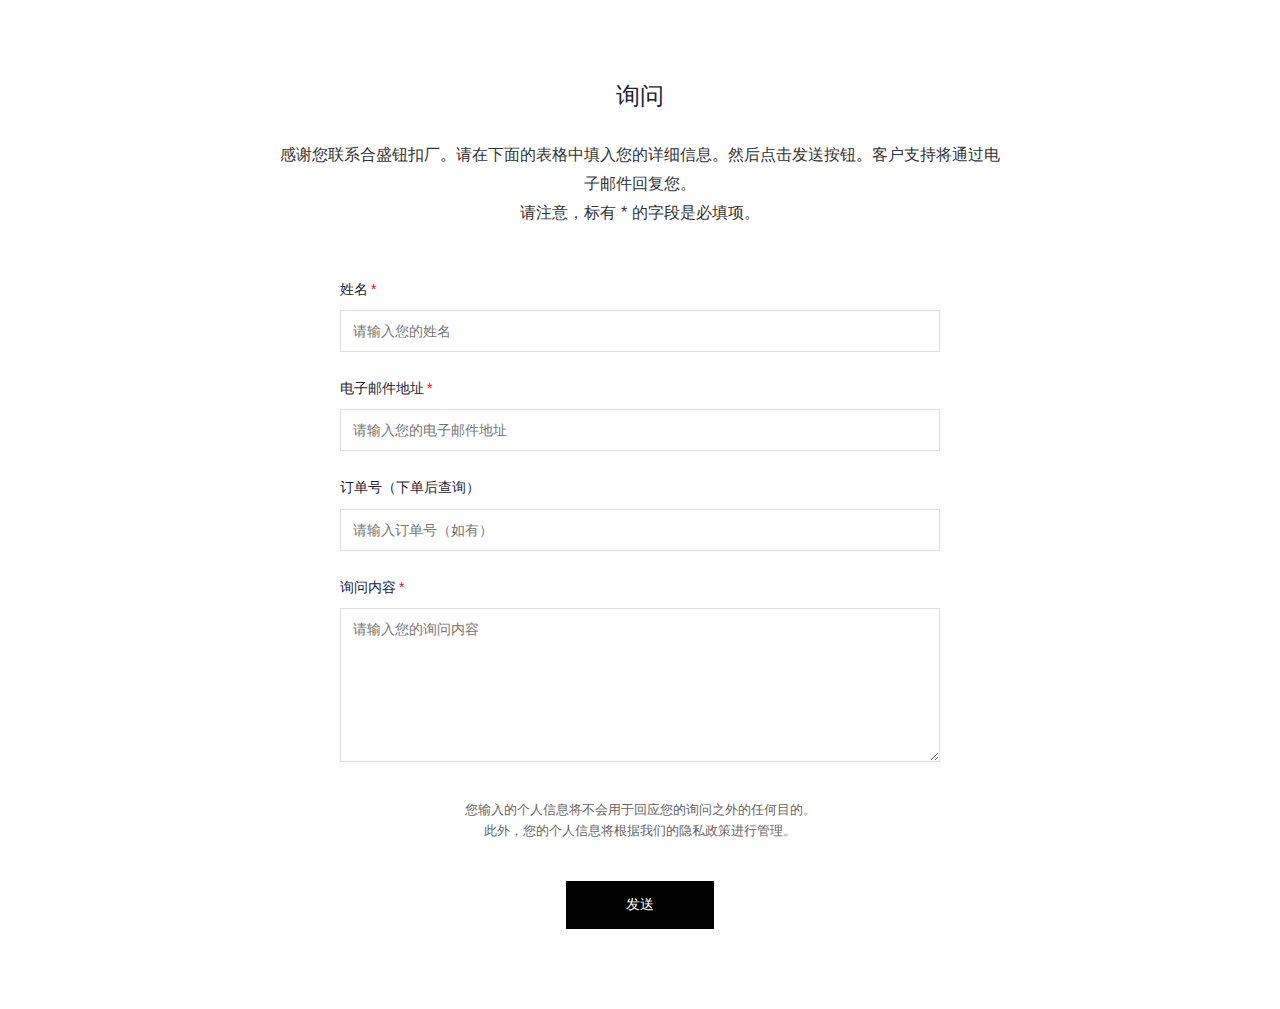
<file: contact.html>
<!DOCTYPE HTML>
<html lang="zh">
<head>
    <meta charset="utf-8" />
    <title>询问 | 合盛钮扣厂</title>
    <meta name="viewport" content="width=device-width, initial-scale=1" />
    <meta name="description" content="合盛钮扣厂-联系我们" />
    <link rel="stylesheet" href="assets/css/main.css" />
    <link rel="stylesheet" href="assets/css/about.css" />
</head>
<body>
    <div class="contact-wrapper">
        <div class="contact-container">
            <h1 class="contact-title">询问</h1>
            <p class="contact-description">
                感谢您联系合盛钮扣厂。请在下面的表格中填入您的详细信息。然后点击发送按钮。客户支持将通过电子邮件回复您。<br>
                请注意，标有 * 的字段是必填项。
            </p>

            <form class="contact-form" id="contactForm">
                <div class="form-group">
                    <label>姓名<span class="required">*</span></label>
                    <input type="text" required placeholder="请输入您的姓名" title="请输入您的姓名">
                </div>

                <div class="form-group">
                    <label>电子邮件地址<span class="required">*</span></label>
                    <input type="email" required placeholder="请输入您的电子邮件地址" title="请输入您的电子邮件地址">
                </div>

                <div class="form-group">
                    <label>订单号（下单后查询）</label>
                    <input type="text" placeholder="请输入订单号（如有）" title="请输入订单号（如有）">
                </div>

                <div class="form-group">
                    <label>询问内容<span class="required">*</span></label>
                    <textarea rows="8" required placeholder="请输入您的询问内容" title="请输入您的询问内容"></textarea>
                </div>

                <div class="form-notice">
                    您输入的个人信息将不会用于回应您的询问之外的任何目的。<br>
                    此外，您的个人信息将根据我们的隐私政策进行管理。
                </div>

                <div class="form-submit">
                    <button type="submit" class="submit-btn">发送</button>
                </div>
            </form>
        </div>
    </div>
</body>
</html>
</file>
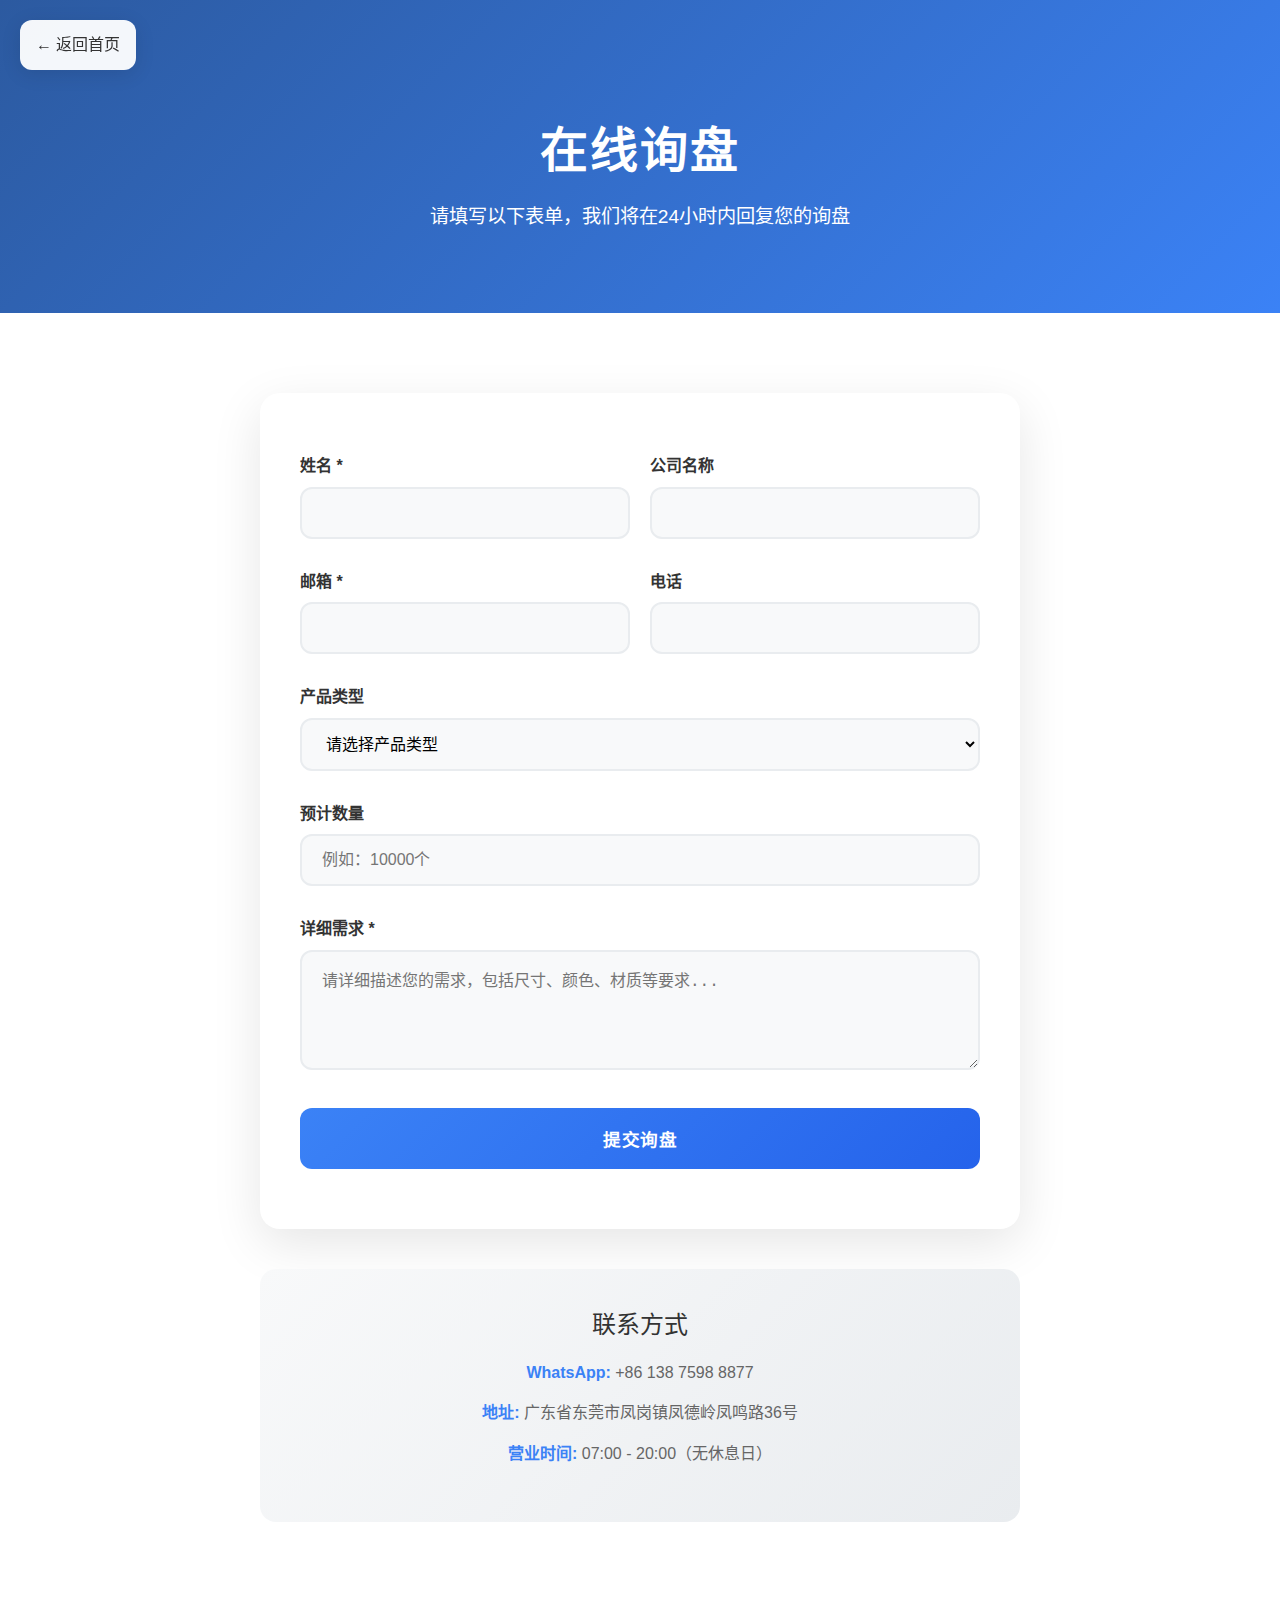
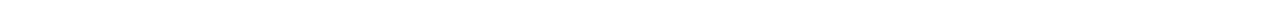
<file: inquiry.html>
<!DOCTYPE html>
<html lang="zh-CN">
<head>
    <meta charset="UTF-8">
    <meta name="viewport" content="width=device-width, initial-scale=1.0">
    <title>在线询盘 - 合盛钮扣厂</title>
    <link rel="stylesheet" href="assets/css/main.css">
    <style>
        /* 询盘页面专用样式 */
        .inquiry-hero {
            background: linear-gradient(135deg, #2c5aa0 0%, #3b82f6 100%);
            color: white;
            padding: 120px 0 80px;
            text-align: center;
            position: relative;
            overflow: hidden;
        }

        .inquiry-hero h1 {
            font-size: 3rem;
            margin-bottom: 20px;
            font-weight: 700;
            letter-spacing: 2px;
        }

        .inquiry-hero p {
            font-size: 1.2rem;
            max-width: 600px;
            margin: 0 auto;
            line-height: 1.6;
        }

        .inquiry-content {
            max-width: 800px;
            margin: 0 auto;
            padding: 80px 20px;
        }

        .inquiry-form {
            background: white;
            padding: 60px 40px;
            border-radius: 20px;
            box-shadow: 0 15px 50px rgba(0, 0, 0, 0.1);
            margin-bottom: 40px;
        }

        .form-group {
            margin-bottom: 30px;
        }

        .form-group label {
            display: block;
            margin-bottom: 8px;
            font-weight: 600;
            color: #333;
            font-size: 1rem;
        }

        .form-group input,
        .form-group textarea,
        .form-group select {
            width: 100%;
            padding: 15px 20px;
            border: 2px solid #e9ecef;
            border-radius: 12px;
            font-size: 1rem;
            transition: all 0.3s ease;
            background: #f8f9fa;
        }

        .form-group input:focus,
        .form-group textarea:focus,
        .form-group select:focus {
            outline: none;
            border-color: #3b82f6;
            background: white;
            box-shadow: 0 0 0 3px rgba(59, 130, 246, 0.1);
        }

        .form-group textarea {
            resize: vertical;
            min-height: 120px;
        }

        .form-row {
            display: grid;
            grid-template-columns: 1fr 1fr;
            gap: 20px;
        }

        .submit-btn {
            background: linear-gradient(135deg, #3b82f6 0%, #2563eb 100%);
            color: white;
            border: none;
            padding: 18px 40px;
            border-radius: 12px;
            font-size: 1.1rem;
            font-weight: 600;
            cursor: pointer;
            transition: all 0.3s ease;
            width: 100%;
            letter-spacing: 0.5px;
        }

        .submit-btn:hover {
            transform: translateY(-2px);
            box-shadow: 0 8px 25px rgba(59, 130, 246, 0.3);
        }

        .contact-info {
            background: linear-gradient(135deg, #f8f9fa 0%, #e9ecef 100%);
            padding: 40px;
            border-radius: 16px;
            text-align: center;
        }

        .contact-info h3 {
            color: #333;
            margin-bottom: 20px;
            font-size: 1.5rem;
        }

        .contact-item {
            margin-bottom: 15px;
            color: #666;
            font-size: 1rem;
        }

        .contact-item strong {
            color: #3b82f6;
        }

        .back-button {
            position: fixed;
            top: 20px;
            left: 20px;
            background: rgba(255, 255, 255, 0.95);
            border: none;
            padding: 12px 16px;
            border-radius: 12px;
            cursor: pointer;
            box-shadow: 0 4px 20px rgba(0, 0, 0, 0.1);
            transition: all 0.3s ease;
            z-index: 1000;
            text-decoration: none;
            color: #333;
            font-weight: 500;
        }

        .back-button:hover {
            background: #3b82f6;
            color: white;
            transform: translateY(-2px);
        }

        .success-message {
            background: #d4edda;
            color: #155724;
            padding: 15px 20px;
            border-radius: 8px;
            margin-bottom: 20px;
            display: none;
        }

        .error-message {
            background: #f8d7da;
            color: #721c24;
            padding: 15px 20px;
            border-radius: 8px;
            margin-bottom: 20px;
            display: none;
        }

        @media (max-width: 768px) {
            .inquiry-hero h1 {
                font-size: 2rem;
            }

            .inquiry-hero {
                padding: 100px 20px 60px;
            }

            .inquiry-content {
                padding: 60px 20px;
            }

            .inquiry-form {
                padding: 40px 20px;
            }

            .form-row {
                grid-template-columns: 1fr;
            }
        }
    </style>
</head>
<body>
    <a href="index.html" class="back-button">← 返回首页</a>

    <section class="inquiry-hero">
        <div class="container">
            <h1>在线询盘</h1>
            <p>请填写以下表单，我们将在24小时内回复您的询盘</p>
        </div>
    </section>

    <div class="inquiry-content">
        <form class="inquiry-form" id="inquiryForm">
            <div class="success-message" id="successMessage">
                感谢您的询盘！我们已收到您的信息，将在24小时内回复您。
            </div>
            <div class="error-message" id="errorMessage">
                提交失败，请检查网络连接后重试。
            </div>

            <div class="form-row">
                <div class="form-group">
                    <label for="name">姓名 *</label>
                    <input type="text" id="name" name="name" required>
                </div>
                <div class="form-group">
                    <label for="company">公司名称</label>
                    <input type="text" id="company" name="company">
                </div>
            </div>

            <div class="form-row">
                <div class="form-group">
                    <label for="email">邮箱 *</label>
                    <input type="email" id="email" name="email" required>
                </div>
                <div class="form-group">
                    <label for="phone">电话</label>
                    <input type="tel" id="phone" name="phone">
                </div>
            </div>

            <div class="form-group">
                <label for="product">产品类型</label>
                <select id="product" name="product">
                    <option value="">请选择产品类型</option>
                    <option value="metal">金属钮扣</option>
                    <option value="plastic">塑料钮扣</option>
                    <option value="wood">木质钮扣</option>
                    <option value="shell">贝壳钮扣</option>
                    <option value="crystal">水晶钮扣</option>
                    <option value="custom">定制钮扣</option>
                    <option value="other">其他</option>
                </select>
            </div>

            <div class="form-group">
                <label for="quantity">预计数量</label>
                <input type="text" id="quantity" name="quantity" placeholder="例如：10000个">
            </div>

            <div class="form-group">
                <label for="message">详细需求 *</label>
                <textarea id="message" name="message" required placeholder="请详细描述您的需求，包括尺寸、颜色、材质等要求..."></textarea>
            </div>

            <button type="submit" class="submit-btn">提交询盘</button>
        </form>

        <div class="contact-info">
            <h3>联系方式</h3>
            <div class="contact-item">
                <strong>WhatsApp:</strong> +86 138 7598 8877
            </div>
            <div class="contact-item">
                <strong>地址:</strong> 广东省东莞市凤岗镇凤德岭凤鸣路36号
            </div>
            <div class="contact-item">
                <strong>营业时间:</strong> 07:00 - 20:00（无休息日）
            </div>
        </div>
    </div>

    <script>
        document.getElementById('inquiryForm').addEventListener('submit', function(e) {
            e.preventDefault();
            
            // 模拟表单提交
            const submitBtn = document.querySelector('.submit-btn');
            const successMsg = document.getElementById('successMessage');
            const errorMsg = document.getElementById('errorMessage');
            
            // 显示加载状态
            submitBtn.textContent = '提交中...';
            submitBtn.disabled = true;
            
            // 模拟网络请求
            setTimeout(() => {
                // 重置按钮
                submitBtn.textContent = '提交询盘';
                submitBtn.disabled = false;
                
                // 显示成功消息
                successMsg.style.display = 'block';
                errorMsg.style.display = 'none';
                
                // 清空表单
                this.reset();
                
                // 3秒后隐藏成功消息
                setTimeout(() => {
                    successMsg.style.display = 'none';
                }, 3000);
            }, 1500);
        });

        // 表单验证
        document.querySelectorAll('input[required], textarea[required]').forEach(field => {
            field.addEventListener('blur', function() {
                if (!this.value.trim()) {
                    this.style.borderColor = '#dc3545';
                } else {
                    this.style.borderColor = '#28a745';
                }
            });
        });
    </script>
</body>
</html>
</file>
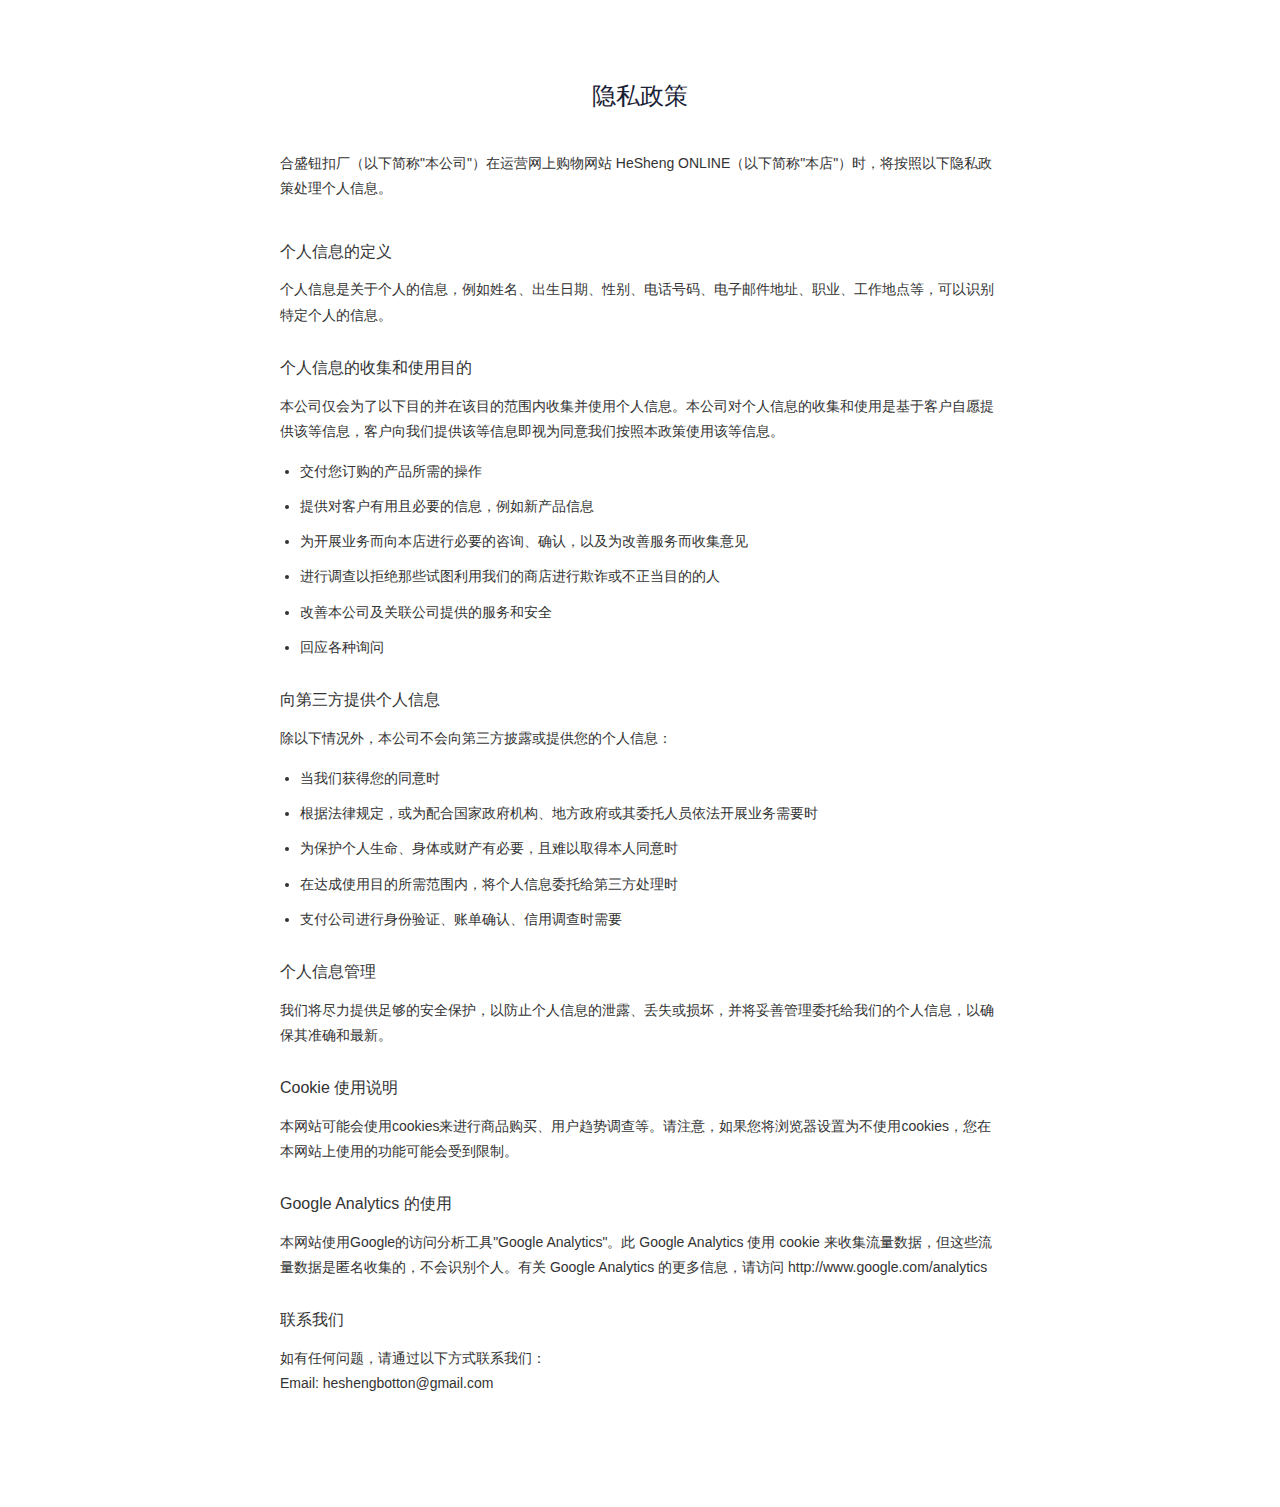
<file: privacy.html>
<!DOCTYPE HTML>
<html lang="zh">
<head>
    <meta charset="utf-8" />
    <title>隐私政策 | 合盛钮扣厂</title>
    <meta name="viewport" content="width=device-width, initial-scale=1" />
    <meta name="description" content="合盛钮扣厂-隐私政策" />
    <link rel="stylesheet" href="assets/css/main.css" />
    <link rel="stylesheet" href="assets/css/about.css" />
</head>
<body>
    <div class="privacy-page">
        <div class="privacy-container">
            <h1 class="privacy-title">隐私政策</h1>
            
            <div class="privacy-content">
                <div class="privacy-intro">
                    合盛钮扣厂（以下简称"本公司"）在运营网上购物网站 HeSheng ONLINE（以下简称"本店"）时，将按照以下隐私政策处理个人信息。
                </div>

                <div class="privacy-section">
                    <h2>个人信息的定义</h2>
                    <p>个人信息是关于个人的信息，例如姓名、出生日期、性别、电话号码、电子邮件地址、职业、工作地点等，可以识别特定个人的信息。</p>
                </div>

                <div class="privacy-section">
                    <h2>个人信息的收集和使用目的</h2>
                    <p>本公司仅会为了以下目的并在该目的范围内收集并使用个人信息。本公司对个人信息的收集和使用是基于客户自愿提供该等信息，客户向我们提供该等信息即视为同意我们按照本政策使用该等信息。</p>
                    <ul>
                        <li>交付您订购的产品所需的操作</li>
                        <li>提供对客户有用且必要的信息，例如新产品信息</li>
                        <li>为开展业务而向本店进行必要的咨询、确认，以及为改善服务而收集意见</li>
                        <li>进行调查以拒绝那些试图利用我们的商店进行欺诈或不正当目的的人</li>
                        <li>改善本公司及关联公司提供的服务和安全</li>
                        <li>回应各种询问</li>
                    </ul>
                </div>

                <div class="privacy-section">
                    <h2>向第三方提供个人信息</h2>
                    <p>除以下情况外，本公司不会向第三方披露或提供您的个人信息：</p>
                    <ul>
                        <li>当我们获得您的同意时</li>
                        <li>根据法律规定，或为配合国家政府机构、地方政府或其委托人员依法开展业务需要时</li>
                        <li>为保护个人生命、身体或财产有必要，且难以取得本人同意时</li>
                        <li>在达成使用目的所需范围内，将个人信息委托给第三方处理时</li>
                        <li>支付公司进行身份验证、账单确认、信用调查时需要</li>
                    </ul>
                </div>

                <div class="privacy-section">
                    <h2>个人信息管理</h2>
                    <p>我们将尽力提供足够的安全保护，以防止个人信息的泄露、丢失或损坏，并将妥善管理委托给我们的个人信息，以确保其准确和最新。</p>
                </div>

                <div class="privacy-section">
                    <h2>Cookie 使用说明</h2>
                    <p>本网站可能会使用cookies来进行商品购买、用户趋势调查等。请注意，如果您将浏览器设置为不使用cookies，您在本网站上使用的功能可能会受到限制。</p>
                </div>

                <div class="privacy-section">
                    <h2>Google Analytics 的使用</h2>
                    <p>本网站使用Google的访问分析工具"Google Analytics"。此 Google Analytics 使用 cookie 来收集流量数据，但这些流量数据是匿名收集的，不会识别个人。有关 Google Analytics 的更多信息，请访问 http://www.google.com/analytics</p>
                </div>

                <div class="privacy-section">
                    <h2>联系我们</h2>
                    <p>如有任何问题，请通过以下方式联系我们：<br>
                    Email: heshengbotton@gmail.com</p>
                </div>
            </div>
        </div>
    </div>
</body>
</html>
</file>
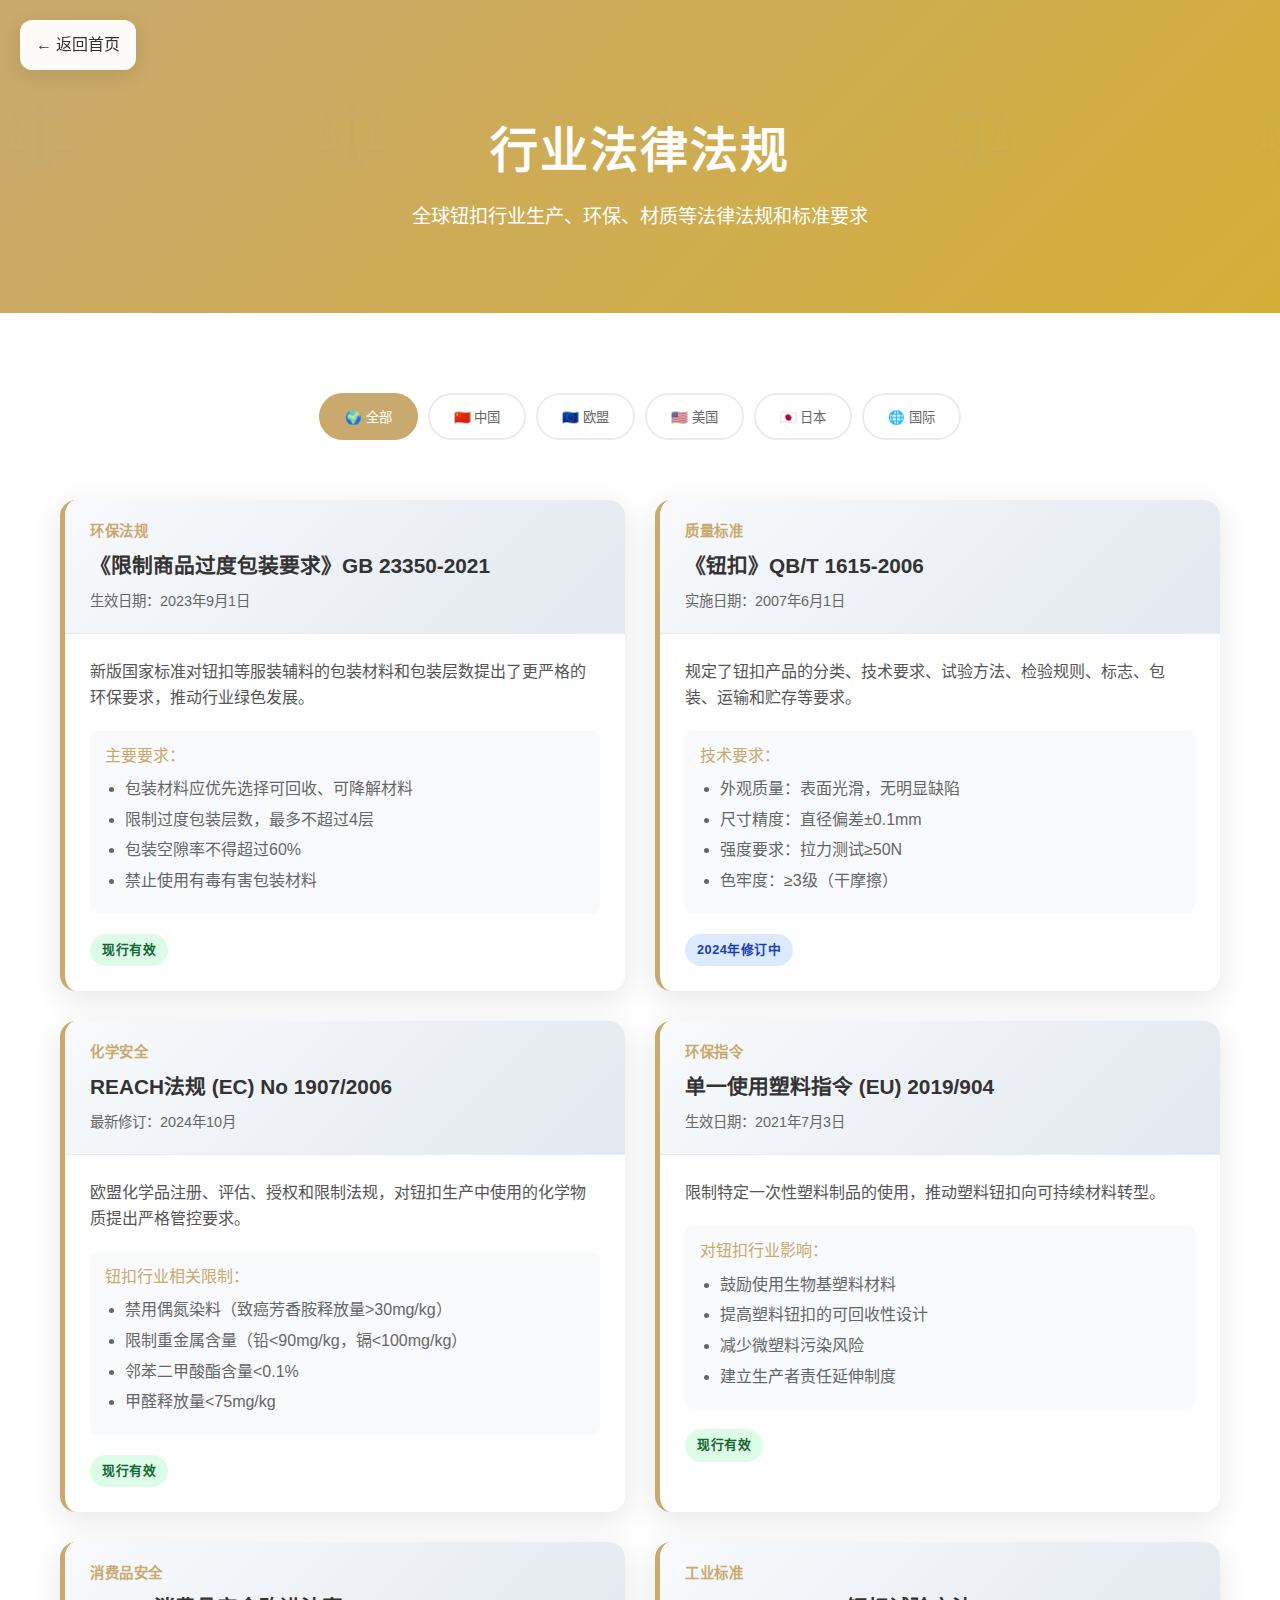
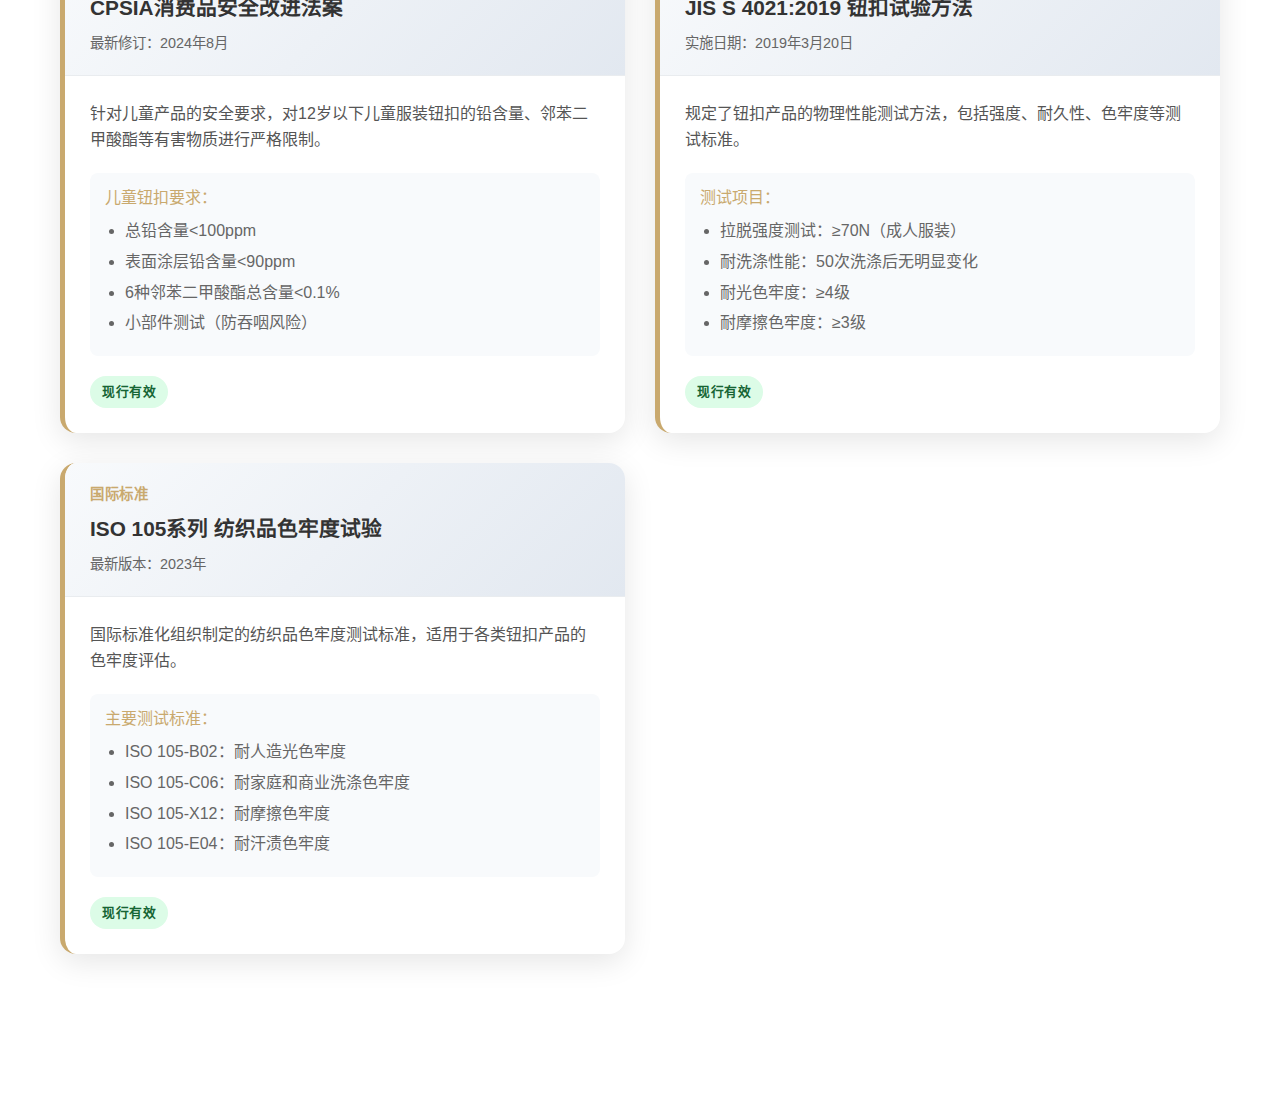
<file: regulations.html>
<!DOCTYPE html>
<html lang="zh-CN">
<head>
    <meta charset="UTF-8">
    <meta name="viewport" content="width=device-width, initial-scale=1.0">
    <title>行业法律 - 合盛钮扣厂</title>
    <link rel="stylesheet" href="assets/css/main.css">
    <style>
        /* 法律法规页面专用样式 - 与主页色调统一 */
        .regulations-hero {
            background: linear-gradient(135deg, #c9a96e 0%, #d4af37 100%);
            color: white;
            padding: 120px 0 80px;
            text-align: center;
            position: relative;
            overflow: hidden;
        }

        .regulations-hero::before {
            content: '';
            position: absolute;
            top: 0;
            left: 0;
            right: 0;
            bottom: 0;
            background: url('data:image/svg+xml,<svg xmlns="http://www.w3.org/2000/svg" viewBox="0 0 100 100"><text y="50" font-size="20" fill="rgba(255,255,255,0.1)">⚖️</text></svg>') repeat;
            opacity: 0.3;
        }

        .regulations-hero h1 {
            font-size: 3rem;
            margin-bottom: 20px;
            font-weight: 700;
            letter-spacing: 2px;
        }

        .regulations-hero p {
            font-size: 1.2rem;
            max-width: 600px;
            margin: 0 auto;
            line-height: 1.6;
        }

        .regulations-content {
            max-width: 1200px;
            margin: 0 auto;
            padding: 80px 20px;
        }

        .country-tabs {
            display: flex;
            justify-content: center;
            gap: 10px;
            margin-bottom: 60px;
            flex-wrap: wrap;
        }

        .country-tab {
            background: white;
            border: 2px solid #e9ecef;
            padding: 12px 24px;
            border-radius: 25px;
            cursor: pointer;
            transition: all 0.3s ease;
            font-weight: 500;
            color: #666;
            display: flex;
            align-items: center;
            gap: 8px;
        }

        .country-tab.active,
        .country-tab:hover {
            background: #c9a96e;
            border-color: #c9a96e;
            color: white;
        }

        .regulations-grid {
            display: grid;
            grid-template-columns: repeat(auto-fit, minmax(400px, 1fr));
            gap: 30px;
            margin-bottom: 60px;
        }

        .regulation-card {
            background: white;
            border-radius: 16px;
            overflow: hidden;
            box-shadow: 0 8px 30px rgba(0, 0, 0, 0.1);
            transition: transform 0.3s ease, box-shadow 0.3s ease;
            border-left: 5px solid #c9a96e;
        }

        .regulation-card:hover {
            transform: translateY(-5px);
            box-shadow: 0 15px 40px rgba(0, 0, 0, 0.15);
        }

        .regulation-header {
            background: linear-gradient(135deg, #f8fafc 0%, #e2e8f0 100%);
            padding: 20px 25px;
            border-bottom: 1px solid #e9ecef;
        }

        .regulation-type {
            color: #c9a96e;
            font-size: 0.9rem;
            font-weight: 600;
            margin-bottom: 8px;
            text-transform: uppercase;
            letter-spacing: 0.5px;
        }

        .regulation-title {
            font-size: 1.3rem;
            color: #333;
            margin-bottom: 10px;
            font-weight: 600;
            line-height: 1.4;
        }

        .regulation-date {
            color: #666;
            font-size: 0.9rem;
        }

        .regulation-content {
            padding: 25px;
        }

        .regulation-summary {
            color: #555;
            line-height: 1.6;
            margin-bottom: 20px;
        }

        .regulation-details {
            background: #f8fafc;
            padding: 15px;
            border-radius: 8px;
            margin-bottom: 20px;
        }

        .regulation-details h4 {
            color: #c9a96e;
            margin-bottom: 10px;
            font-size: 1rem;
        }

        .regulation-details ul {
            margin: 0;
            padding-left: 20px;
            color: #666;
        }

        .regulation-details li {
            margin-bottom: 5px;
        }

        .compliance-status {
            display: inline-block;
            padding: 6px 12px;
            border-radius: 20px;
            font-size: 0.8rem;
            font-weight: 600;
            text-transform: uppercase;
            letter-spacing: 0.5px;
        }

        .status-active {
            background: #dcfce7;
            color: #166534;
        }

        .status-pending {
            background: #fef3c7;
            color: #92400e;
        }

        .status-updated {
            background: #dbeafe;
            color: #1e40af;
        }

        .back-button {
            position: fixed;
            top: 20px;
            left: 20px;
            background: rgba(255, 255, 255, 0.95);
            border: none;
            padding: 12px 16px;
            border-radius: 12px;
            cursor: pointer;
            box-shadow: 0 4px 20px rgba(0, 0, 0, 0.1);
            transition: all 0.3s ease;
            z-index: 1000;
            text-decoration: none;
            color: #333;
            font-weight: 500;
        }

        .back-button:hover {
            background: #c9a96e;
            color: white;
            transform: translateY(-2px);
        }

        @media (max-width: 768px) {
            .regulations-hero h1 {
                font-size: 2rem;
            }

            .regulations-hero {
                padding: 100px 20px 60px;
            }

            .regulations-content {
                padding: 60px 20px;
            }

            .regulations-grid {
                grid-template-columns: 1fr;
                gap: 20px;
            }

            .country-tabs {
                gap: 8px;
            }

            .country-tab {
                padding: 10px 16px;
                font-size: 0.9rem;
            }

            .regulation-card {
                margin-bottom: 20px;
            }
        }
    </style>
</head>
<body>
    <a href="index.html" class="back-button">← 返回首页</a>

    <section class="regulations-hero">
        <div class="container">
            <h1>行业法律法规</h1>
            <p>全球钮扣行业生产、环保、材质等法律法规和标准要求</p>
        </div>
    </section>

    <div class="regulations-content">
        <div class="country-tabs">
            <button class="country-tab active" data-country="all">🌍 全部</button>
            <button class="country-tab" data-country="china">🇨🇳 中国</button>
            <button class="country-tab" data-country="eu">🇪🇺 欧盟</button>
            <button class="country-tab" data-country="usa">🇺🇸 美国</button>
            <button class="country-tab" data-country="japan">🇯🇵 日本</button>
            <button class="country-tab" data-country="international">🌐 国际</button>
        </div>

        <div class="regulations-grid" id="regulationsGrid">
            <!-- 中国法规 -->
            <article class="regulation-card" data-country="china">
                <div class="regulation-header">
                    <div class="regulation-type">环保法规</div>
                    <h3 class="regulation-title">《限制商品过度包装要求》GB 23350-2021</h3>
                    <div class="regulation-date">生效日期：2023年9月1日</div>
                </div>
                <div class="regulation-content">
                    <p class="regulation-summary">
                        新版国家标准对钮扣等服装辅料的包装材料和包装层数提出了更严格的环保要求，推动行业绿色发展。
                    </p>
                    <div class="regulation-details">
                        <h4>主要要求：</h4>
                        <ul>
                            <li>包装材料应优先选择可回收、可降解材料</li>
                            <li>限制过度包装层数，最多不超过4层</li>
                            <li>包装空隙率不得超过60%</li>
                            <li>禁止使用有毒有害包装材料</li>
                        </ul>
                    </div>
                    <span class="compliance-status status-active">现行有效</span>
                </div>
            </article>

            <article class="regulation-card" data-country="china">
                <div class="regulation-header">
                    <div class="regulation-type">质量标准</div>
                    <h3 class="regulation-title">《钮扣》QB/T 1615-2006</h3>
                    <div class="regulation-date">实施日期：2007年6月1日</div>
                </div>
                <div class="regulation-content">
                    <p class="regulation-summary">
                        规定了钮扣产品的分类、技术要求、试验方法、检验规则、标志、包装、运输和贮存等要求。
                    </p>
                    <div class="regulation-details">
                        <h4>技术要求：</h4>
                        <ul>
                            <li>外观质量：表面光滑，无明显缺陷</li>
                            <li>尺寸精度：直径偏差±0.1mm</li>
                            <li>强度要求：拉力测试&ge;50N</li>
                            <li>色牢度：&ge;3级（干摩擦）</li>
                        </ul>
                    </div>
                    <span class="compliance-status status-updated">2024年修订中</span>
                </div>
            </article>

            <!-- 欧盟法规 -->
            <article class="regulation-card" data-country="eu">
                <div class="regulation-header">
                    <div class="regulation-type">化学安全</div>
                    <h3 class="regulation-title">REACH法规 (EC) No 1907/2006</h3>
                    <div class="regulation-date">最新修订：2024年10月</div>
                </div>
                <div class="regulation-content">
                    <p class="regulation-summary">
                        欧盟化学品注册、评估、授权和限制法规，对钮扣生产中使用的化学物质提出严格管控要求。
                    </p>
                    <div class="regulation-details">
                        <h4>钮扣行业相关限制：</h4>
                        <ul>
                            <li>禁用偶氮染料（致癌芳香胺释放量&gt;30mg/kg）</li>
                            <li>限制重金属含量（铅&lt;90mg/kg，镉&lt;100mg/kg）</li>
                            <li>邻苯二甲酸酯含量&lt;0.1%</li>
                            <li>甲醛释放量&lt;75mg/kg</li>
                        </ul>
                    </div>
                    <span class="compliance-status status-active">现行有效</span>
                </div>
            </article>

            <article class="regulation-card" data-country="eu">
                <div class="regulation-header">
                    <div class="regulation-type">环保指令</div>
                    <h3 class="regulation-title">单一使用塑料指令 (EU) 2019/904</h3>
                    <div class="regulation-date">生效日期：2021年7月3日</div>
                </div>
                <div class="regulation-content">
                    <p class="regulation-summary">
                        限制特定一次性塑料制品的使用，推动塑料钮扣向可持续材料转型。
                    </p>
                    <div class="regulation-details">
                        <h4>对钮扣行业影响：</h4>
                        <ul>
                            <li>鼓励使用生物基塑料材料</li>
                            <li>提高塑料钮扣的可回收性设计</li>
                            <li>减少微塑料污染风险</li>
                            <li>建立生产者责任延伸制度</li>
                        </ul>
                    </div>
                    <span class="compliance-status status-active">现行有效</span>
                </div>
            </article>

            <!-- 美国法规 -->
            <article class="regulation-card" data-country="usa">
                <div class="regulation-header">
                    <div class="regulation-type">消费品安全</div>
                    <h3 class="regulation-title">CPSIA消费品安全改进法案</h3>
                    <div class="regulation-date">最新修订：2024年8月</div>
                </div>
                <div class="regulation-content">
                    <p class="regulation-summary">
                        针对儿童产品的安全要求，对12岁以下儿童服装钮扣的铅含量、邻苯二甲酸酯等有害物质进行严格限制。
                    </p>
                    <div class="regulation-details">
                        <h4>儿童钮扣要求：</h4>
                        <ul>
                            <li>总铅含量&lt;100ppm</li>
                            <li>表面涂层铅含量&lt;90ppm</li>
                            <li>6种邻苯二甲酸酯总含量&lt;0.1%</li>
                            <li>小部件测试（防吞咽风险）</li>
                        </ul>
                    </div>
                    <span class="compliance-status status-active">现行有效</span>
                </div>
            </article>

            <!-- 日本法规 -->
            <article class="regulation-card" data-country="japan">
                <div class="regulation-header">
                    <div class="regulation-type">工业标准</div>
                    <h3 class="regulation-title">JIS S 4021:2019 钮扣试验方法</h3>
                    <div class="regulation-date">实施日期：2019年3月20日</div>
                </div>
                <div class="regulation-content">
                    <p class="regulation-summary">
                        规定了钮扣产品的物理性能测试方法，包括强度、耐久性、色牢度等测试标准。
                    </p>
                    <div class="regulation-details">
                        <h4>测试项目：</h4>
                        <ul>
                            <li>拉脱强度测试：&ge;70N（成人服装）</li>
                            <li>耐洗涤性能：50次洗涤后无明显变化</li>
                            <li>耐光色牢度：&ge;4级</li>
                            <li>耐摩擦色牢度：&ge;3级</li>
                        </ul>
                    </div>
                    <span class="compliance-status status-active">现行有效</span>
                </div>
            </article>

            <!-- 国际标准 -->
            <article class="regulation-card" data-country="international">
                <div class="regulation-header">
                    <div class="regulation-type">国际标准</div>
                    <h3 class="regulation-title">ISO 105系列 纺织品色牢度试验</h3>
                    <div class="regulation-date">最新版本：2023年</div>
                </div>
                <div class="regulation-content">
                    <p class="regulation-summary">
                        国际标准化组织制定的纺织品色牢度测试标准，适用于各类钮扣产品的色牢度评估。
                    </p>
                    <div class="regulation-details">
                        <h4>主要测试标准：</h4>
                        <ul>
                            <li>ISO 105-B02：耐人造光色牢度</li>
                            <li>ISO 105-C06：耐家庭和商业洗涤色牢度</li>
                            <li>ISO 105-X12：耐摩擦色牢度</li>
                            <li>ISO 105-E04：耐汗渍色牢度</li>
                        </ul>
                    </div>
                    <span class="compliance-status status-active">现行有效</span>
                </div>
            </article>
        </div>
    </div>

    <script>
        // 国家/地区筛选功能
        document.addEventListener('DOMContentLoaded', function() {
            const countryTabs = document.querySelectorAll('.country-tab');
            const regulationCards = document.querySelectorAll('.regulation-card');

            countryTabs.forEach(tab => {
                tab.addEventListener('click', function() {
                    // 移除所有活跃状态
                    countryTabs.forEach(t => t.classList.remove('active'));
                    // 添加当前按钮的活跃状态
                    this.classList.add('active');

                    const country = this.dataset.country;

                    // 筛选法规卡片
                    regulationCards.forEach(card => {
                        if (country === 'all' || card.dataset.country === country) {
                            card.style.display = 'block';
                            card.style.animation = 'fadeIn 0.5s ease';
                        } else {
                            card.style.display = 'none';
                        }
                    });
                });
            });

            // 添加淡入动画
            const style = document.createElement('style');
            style.textContent = `
                @keyframes fadeIn {
                    from { opacity: 0; transform: translateY(20px); }
                    to { opacity: 1; transform: translateY(0); }
                }
            `;
            document.head.appendChild(style);

            // 页面加载动画
            regulationCards.forEach((card, index) => {
                card.style.opacity = '0';
                card.style.transform = 'translateY(30px)';
                setTimeout(() => {
                    card.style.transition = 'all 0.6s ease';
                    card.style.opacity = '1';
                    card.style.transform = 'translateY(0)';
                }, index * 100);
            });
        });
    </script>
</body>
</html>
</file>
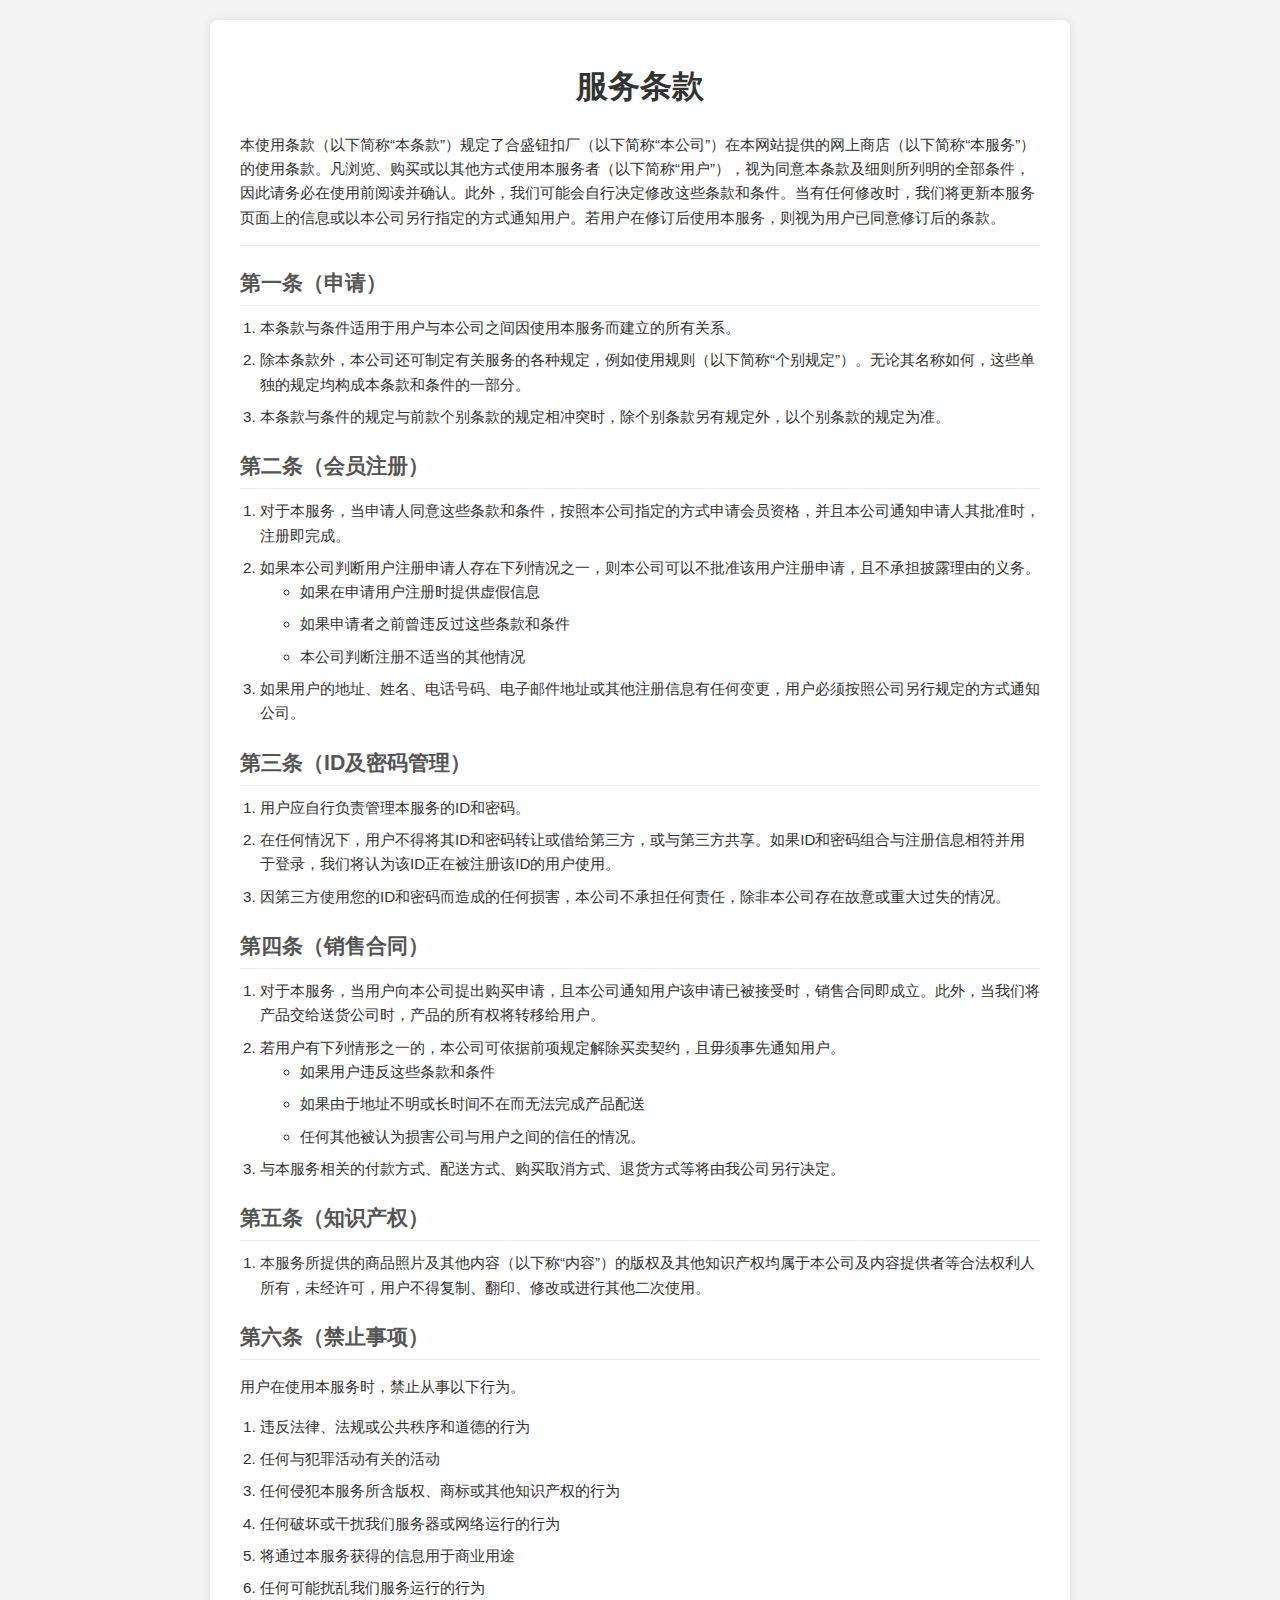
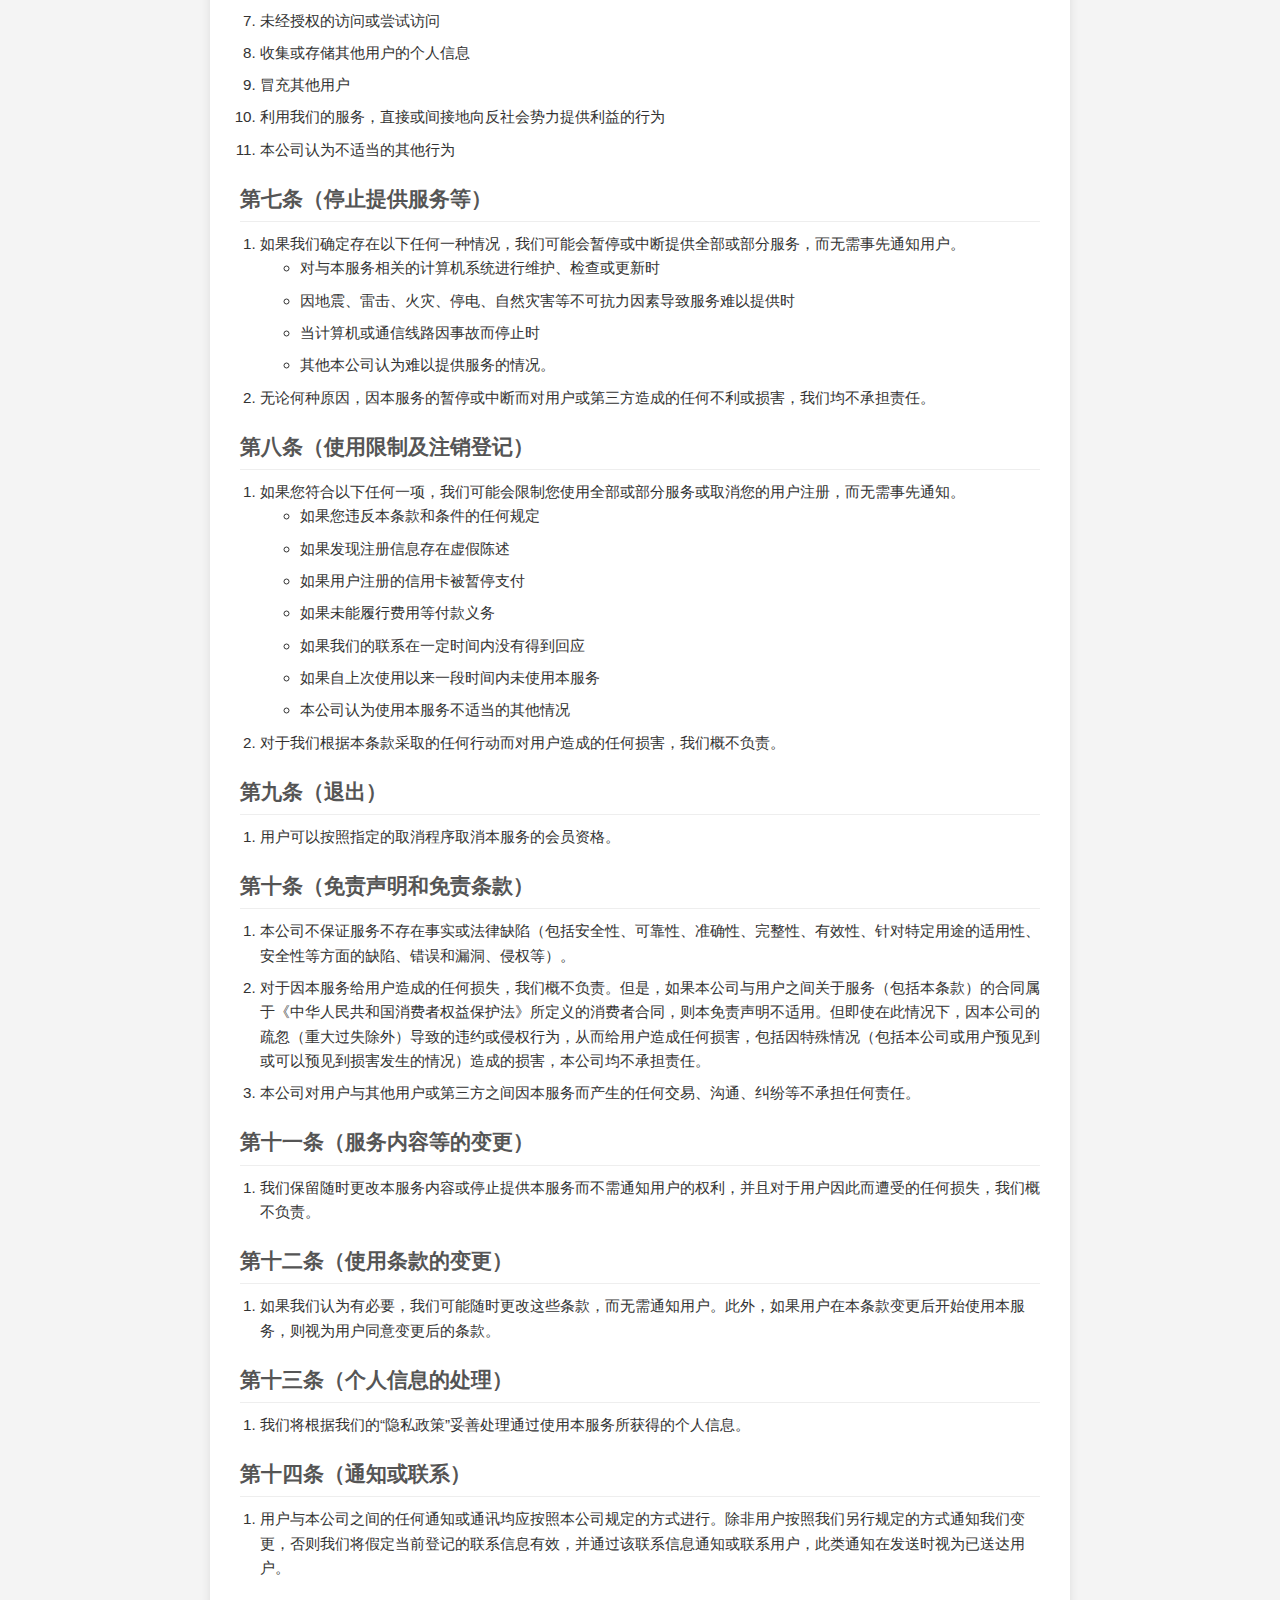
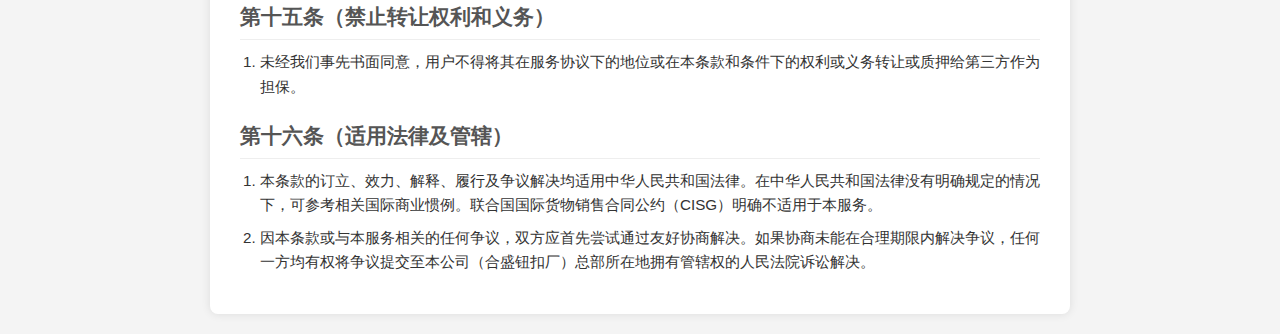
<file: terms.html>
<!DOCTYPE HTML>
<html lang="zh">
<head>
    <meta charset="utf-8" />
    <title>服务条款 | 合盛钮扣厂</title>
    <meta name="viewport" content="width=device-width, initial-scale=1" />
    <meta name="description" content="合盛钮扣厂-服务条款" />
    <style>
        body {
            font-family: Arial, sans-serif;
            line-height: 1.6;
            margin: 0;
            padding: 0;
            background-color: #f4f4f4;
            color: #333;
        }
        .logo-container {
            text-align: center;
            padding: 20px 0;
            background-color: #fff;
            border-bottom: 1px solid #ddd;
        }
        .main-logo {
            max-width: 150px;
            height: auto;
        }
        .terms-page {
            display: flex;
            justify-content: center;
            padding: 20px;
        }
        .terms-container {
            background-color: #fff;
            padding: 20px 30px;
            border-radius: 8px;
            box-shadow: 0 0 10px rgba(0,0,0,0.1);
            max-width: 800px;
            width: 100%;
        }
        .terms-title {
            text-align: center;
            color: #333;
            margin-bottom: 20px;
            font-size: 2em;
        }
        .terms-content {
            font-size: 0.95em;
        }
        .terms-intro {
            margin-bottom: 20px;
            padding-bottom: 15px;
            border-bottom: 1px solid #eee;
        }
        .terms-section {
            margin-bottom: 20px;
        }
        .terms-section h2 {
            font-size: 1.4em;
            color: #555;
            margin-bottom: 10px;
            padding-bottom: 5px;
            border-bottom: 1px solid #eee;
        }
        .terms-section ol {
            padding-left: 20px;
            margin-top: 0;
        }
        .terms-section li {
            margin-bottom: 8px;
        }

        /* 响应式设计 */
        @media (max-width: 768px) {
            .terms-container {
                padding: 15px 20px;
            }
            .terms-title {
                font-size: 1.8em;
            }
            .terms-section h2 {
                font-size: 1.2em;
            }
            .terms-content {
                font-size: 0.9em;
            }
        }
         @media (max-width: 480px) {
            .terms-title {
                font-size: 1.5em;
            }
            .terms-section h2 {
                font-size: 1.1em;
            }
        }
    </style>
</head>
<body>
    <div class="terms-page">
        <div class="terms-container">
            <h1 class="terms-title">服务条款</h1>
            
            <div class="terms-content">
                <div class="terms-intro">
                    本使用条款（以下简称“本条款”）规定了合盛钮扣厂（以下简称“本公司”）在本网站提供的网上商店（以下简称“本服务”）的使用条款。凡浏览、购买或以其他方式使用本服务者（以下简称“用户”），视为同意本条款及细则所列明的全部条件，因此请务必在使用前阅读并确认。此外，我们可能会自行决定修改这些条款和条件。当有任何修改时，我们将更新本服务页面上的信息或以本公司另行指定的方式通知用户。若用户在修订后使用本服务，则视为用户已同意修订后的条款。
                </div>

                <div class="terms-section">
                    <h2>第一条（申请）</h2>
                    <ol>
                        <li>本条款与条件适用于用户与本公司之间因使用本服务而建立的所有关系。</li>
                        <li>除本条款外，本公司还可制定有关服务的各种规定，例如使用规则（以下简称“个别规定”）。无论其名称如何，这些单独的规定均构成本条款和条件的一部分。</li>
                        <li>本条款与条件的规定与前款个别条款的规定相冲突时，除个别条款另有规定外，以个别条款的规定为准。</li>
                    </ol>
                </div>

                <div class="terms-section">
                    <h2>第二条（会员注册）</h2>
                    <ol>
                        <li>对于本服务，当申请人同意这些条款和条件，按照本公司指定的方式申请会员资格，并且本公司通知申请人其批准时，注册即完成。</li>
                        <li>如果本公司判断用户注册申请人存在下列情况之一，则本公司可以不批准该用户注册申请，且不承担披露理由的义务。
                            <ul>
                                <li>如果在申请用户注册时提供虚假信息</li>
                                <li>如果申请者之前曾违反过这些条款和条件</li>
                                <li>本公司判断注册不适当的其他情况</li>
                            </ul>
                        </li>
                        <li>如果用户的地址、姓名、电话号码、电子邮件地址或其他注册信息有任何变更，用户必须按照公司另行规定的方式通知公司。</li>
                    </ol>
                </div>

                <div class="terms-section">
                    <h2>第三条（ID及密码管理）</h2>
                    <ol>
                        <li>用户应自行负责管理本服务的ID和密码。</li>
                        <li>在任何情况下，用户不得将其ID和密码转让或借给第三方，或与第三方共享。如果ID和密码组合与注册信息相符并用于登录，我们将认为该ID正在被注册该ID的用户使用。</li>
                        <li>因第三方使用您的ID和密码而造成的任何损害，本公司不承担任何责任，除非本公司存在故意或重大过失的情况。</li>
                    </ol>
                </div>

                <div class="terms-section">
                    <h2>第四条（销售合同）</h2>
                    <ol>
                        <li>对于本服务，当用户向本公司提出购买申请，且本公司通知用户该申请已被接受时，销售合同即成立。此外，当我们将产品交给送货公司时，产品的所有权将转移给用户。</li>
                        <li>若用户有下列情形之一的，本公司可依据前项规定解除买卖契约，且毋须事先通知用户。
                            <ul>
                                <li>如果用户违反这些条款和条件</li>
                                <li>如果由于地址不明或长时间不在而无法完成产品配送</li>
                                <li>任何其他被认为损害公司与用户之间的信任的情况。</li>
                            </ul>
                        </li>
                        <li>与本服务相关的付款方式、配送方式、购买取消方式、退货方式等将由我公司另行决定。</li>
                    </ol>
                </div>

                <div class="terms-section">
                    <h2>第五条（知识产权）</h2>
                    <ol>
                        <li>本服务所提供的商品照片及其他内容（以下称“内容”）的版权及其他知识产权均属于本公司及内容提供者等合法权利人所有，未经许可，用户不得复制、翻印、修改或进行其他二次使用。</li>
                    </ol>
                </div>

                <div class="terms-section">
                    <h2>第六条（禁止事项）</h2>
                    <p>用户在使用本服务时，禁止从事以下行为。</p>
                    <ol>
                        <li>违反法律、法规或公共秩序和道德的行为</li>
                        <li>任何与犯罪活动有关的活动</li>
                        <li>任何侵犯本服务所含版权、商标或其他知识产权的行为</li>
                        <li>任何破坏或干扰我们服务器或网络运行的行为</li>
                        <li>将通过本服务获得的信息用于商业用途</li>
                        <li>任何可能扰乱我们服务运行的行为</li>
                        <li>未经授权的访问或尝试访问</li>
                        <li>收集或存储其他用户的个人信息</li>
                        <li>冒充其他用户</li>
                        <li>利用我们的服务，直接或间接地向反社会势力提供利益的行为</li>
                        <li>本公司认为不适当的其他行为</li>
                    </ol>
                </div>

                <div class="terms-section">
                    <h2>第七条（停止提供服务等）</h2>
                    <ol>
                        <li>如果我们确定存在以下任何一种情况，我们可能会暂停或中断提供全部或部分服务，而无需事先通知用户。
                            <ul>
                                <li>对与本服务相关的计算机系统进行维护、检查或更新时</li>
                                <li>因地震、雷击、火灾、停电、自然灾害等不可抗力因素导致服务难以提供时</li>
                                <li>当计算机或通信线路因事故而停止时</li>
                                <li>其他本公司认为难以提供服务的情况。</li>
                            </ul>
                        </li>
                        <li>无论何种原因，因本服务的暂停或中断而对用户或第三方造成的任何不利或损害，我们均不承担责任。</li>
                    </ol>
                </div>

                <div class="terms-section">
                    <h2>第八条（使用限制及注销登记）</h2>
                    <ol>
                        <li>如果您符合以下任何一项，我们可能会限制您使用全部或部分服务或取消您的用户注册，而无需事先通知。
                            <ul>
                                <li>如果您违反本条款和条件的任何规定</li>
                                <li>如果发现注册信息存在虚假陈述</li>
                                <li>如果用户注册的信用卡被暂停支付</li>
                                <li>如果未能履行费用等付款义务</li>
                                <li>如果我们的联系在一定时间内没有得到回应</li>
                                <li>如果自上次使用以来一段时间内未使用本服务</li>
                                <li>本公司认为使用本服务不适当的其他情况</li>
                            </ul>
                        </li>
                        <li>对于我们根据本条款采取的任何行动而对用户造成的任何损害，我们概不负责。</li>
                    </ol>
                </div>

                <div class="terms-section">
                    <h2>第九条（退出）</h2>
                    <ol>
                        <li>用户可以按照指定的取消程序取消本服务的会员资格。</li>
                    </ol>
                </div>

                <div class="terms-section">
                    <h2>第十条（免责声明和免责条款）</h2>
                    <ol>
                        <li>本公司不保证服务不存在事实或法律缺陷（包括安全性、可靠性、准确性、完整性、有效性、针对特定用途的适用性、安全性等方面的缺陷、错误和漏洞、侵权等）。</li>
                        <li>对于因本服务给用户造成的任何损失，我们概不负责。但是，如果本公司与用户之间关于服务（包括本条款）的合同属于《中华人民共和国消费者权益保护法》所定义的消费者合同，则本免责声明不适用。但即使在此情况下，因本公司的疏忽（重大过失除外）导致的违约或侵权行为，从而给用户造成任何损害，包括因特殊情况（包括本公司或用户预见到或可以预见到损害发生的情况）造成的损害，本公司均不承担责任。</li>
                        <li>本公司对用户与其他用户或第三方之间因本服务而产生的任何交易、沟通、纠纷等不承担任何责任。</li>
                    </ol>
                </div>
                
                <div class="terms-section">
                    <h2>第十一条（服务内容等的变更）</h2>
                    <ol>
                        <li>我们保留随时更改本服务内容或停止提供本服务而不需通知用户的权利，并且对于用户因此而遭受的任何损失，我们概不负责。</li>
                    </ol>
                </div>

                <div class="terms-section">
                    <h2>第十二条（使用条款的变更）</h2>
                    <ol>
                        <li>如果我们认为有必要，我们可能随时更改这些条款，而无需通知用户。此外，如果用户在本条款变更后开始使用本服务，则视为用户同意变更后的条款。</li>
                    </ol>
                </div>

                <div class="terms-section">
                    <h2>第十三条（个人信息的处理）</h2>
                    <ol>
                        <li>我们将根据我们的“隐私政策”妥善处理通过使用本服务所获得的个人信息。</li>
                    </ol>
                </div>

                <div class="terms-section">
                    <h2>第十四条（通知或联系）</h2>
                    <ol>
                        <li>用户与本公司之间的任何通知或通讯均应按照本公司规定的方式进行。除非用户按照我们另行规定的方式通知我们变更，否则我们将假定当前登记的联系信息有效，并通过该联系信息通知或联系用户，此类通知在发送时视为已送达用户。</li>
                    </ol>
                </div>

                <div class="terms-section">
                    <h2>第十五条（禁止转让权利和义务）</h2>
                    <ol>
                        <li>未经我们事先书面同意，用户不得将其在服务协议下的地位或在本条款和条件下的权利或义务转让或质押给第三方作为担保。</li>
                    </ol>
                </div>

                <div class="terms-section">
                    <h2>第十六条（适用法律及管辖）</h2>
                    <ol>
                        <li>本条款的订立、效力、解释、履行及争议解决均适用中华人民共和国法律。在中华人民共和国法律没有明确规定的情况下，可参考相关国际商业惯例。联合国国际货物销售合同公约（CISG）明确不适用于本服务。</li>
                        <li>因本条款或与本服务相关的任何争议，双方应首先尝试通过友好协商解决。如果协商未能在合理期限内解决争议，任何一方均有权将争议提交至本公司（合盛钮扣厂）总部所在地拥有管辖权的人民法院诉讼解决。</li>
                    </ol>
                </div>
            </div>
        </div>
    </div>
</body>
</html>
</file>
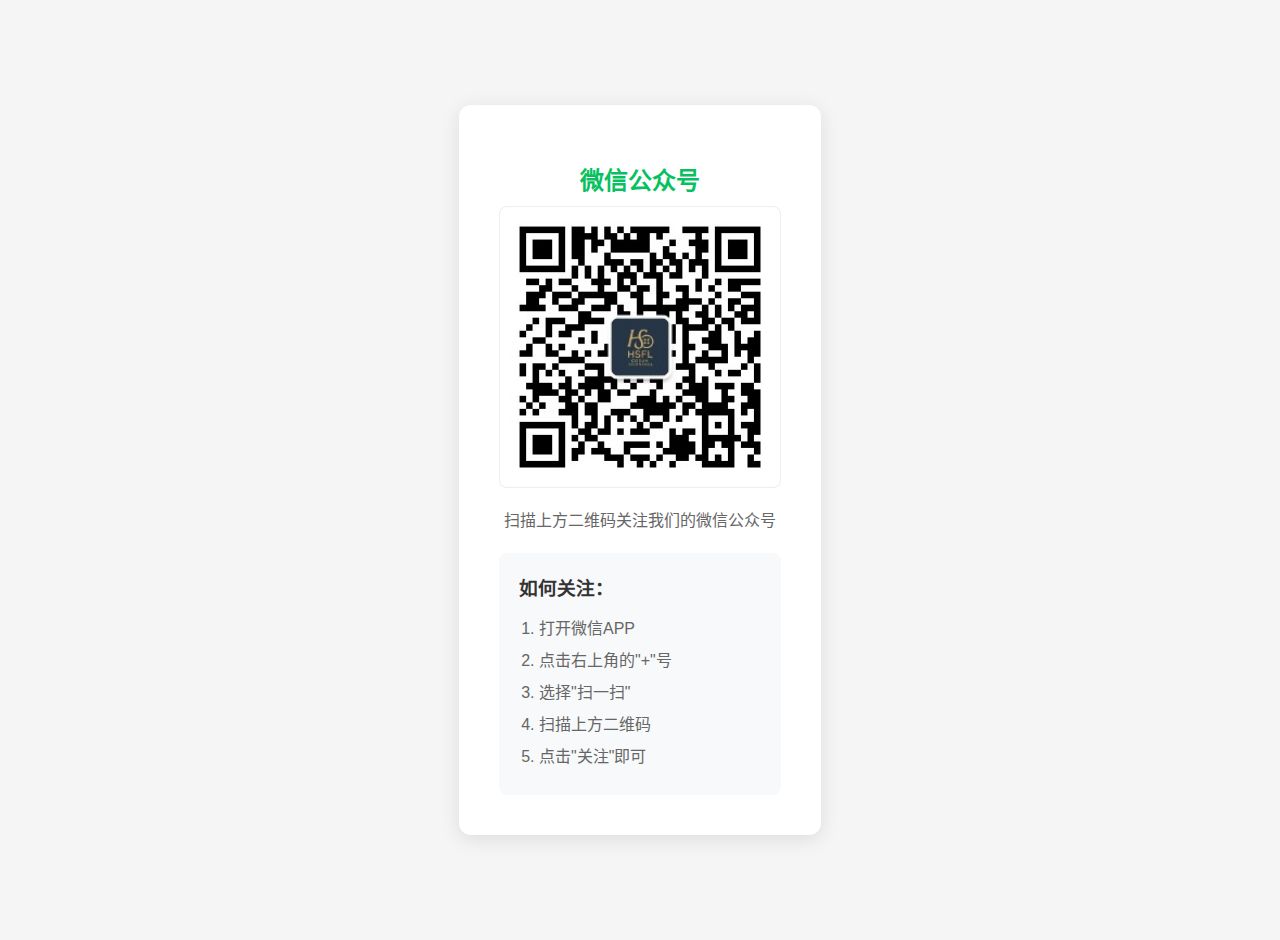
<file: assets/wechat-qr.html>
<!DOCTYPE html>
<html lang="zh-CN">
<head>
    <meta charset="UTF-8">
    <meta name="viewport" content="width=device-width, initial-scale=1.0">
    <title>微信公众号二维码</title>
    <style>
        body {
            margin: 0;
            padding: 20px;
            background: #f5f5f5;
            font-family: -apple-system, BlinkMacSystemFont, 'Segoe UI', Roboto, sans-serif;
            display: flex;
            justify-content: center;
            align-items: center;
            min-height: 100vh;
        }
        .qr-container {
            background: white;
            padding: 40px;
            border-radius: 12px;
            box-shadow: 0 4px 20px rgba(0,0,0,0.1);
            text-align: center;
            max-width: 400px;
        }
        .qr-code {
            width: 280px;
            height: 280px;
            margin: 0 auto 20px;
            border: 1px solid #eee;
            border-radius: 8px;
            background: white;
            display: flex;
            align-items: center;
            justify-content: center;
            font-size: 14px;
            color: #666;
        }
        h1 {
            color: #07c160;
            margin-bottom: 10px;
            font-size: 24px;
        }
        p {
            color: #666;
            margin-bottom: 20px;
            line-height: 1.6;
        }
        .instructions {
            background: #f8f9fa;
            padding: 20px;
            border-radius: 8px;
            margin-top: 20px;
            text-align: left;
        }
        .instructions h3 {
            color: #333;
            margin-top: 0;
            margin-bottom: 15px;
        }
        .instructions ol {
            margin: 0;
            padding-left: 20px;
        }
        .instructions li {
            margin-bottom: 8px;
            color: #666;
        }
    </style>
</head>
<body>
    <div class="qr-container">
        <h1>微信公众号</h1>
        <div class="qr-code">
            <img src="微信公众号二维码.png" alt="微信公众号二维码" width="280" height="280" style="border-radius: 8px; border: 1px solid #eee;">
        </div>
        <p>扫描上方二维码关注我们的微信公众号</p>


        
        <div class="instructions">
            <h3>如何关注：</h3>
            <ol>
                <li>打开微信APP</li>
                <li>点击右上角的"+"号</li>
                <li>选择"扫一扫"</li>
                <li>扫描上方二维码</li>
                <li>点击"关注"即可</li>
            </ol>
        </div>
    </div>
</body>
</html>
</file>
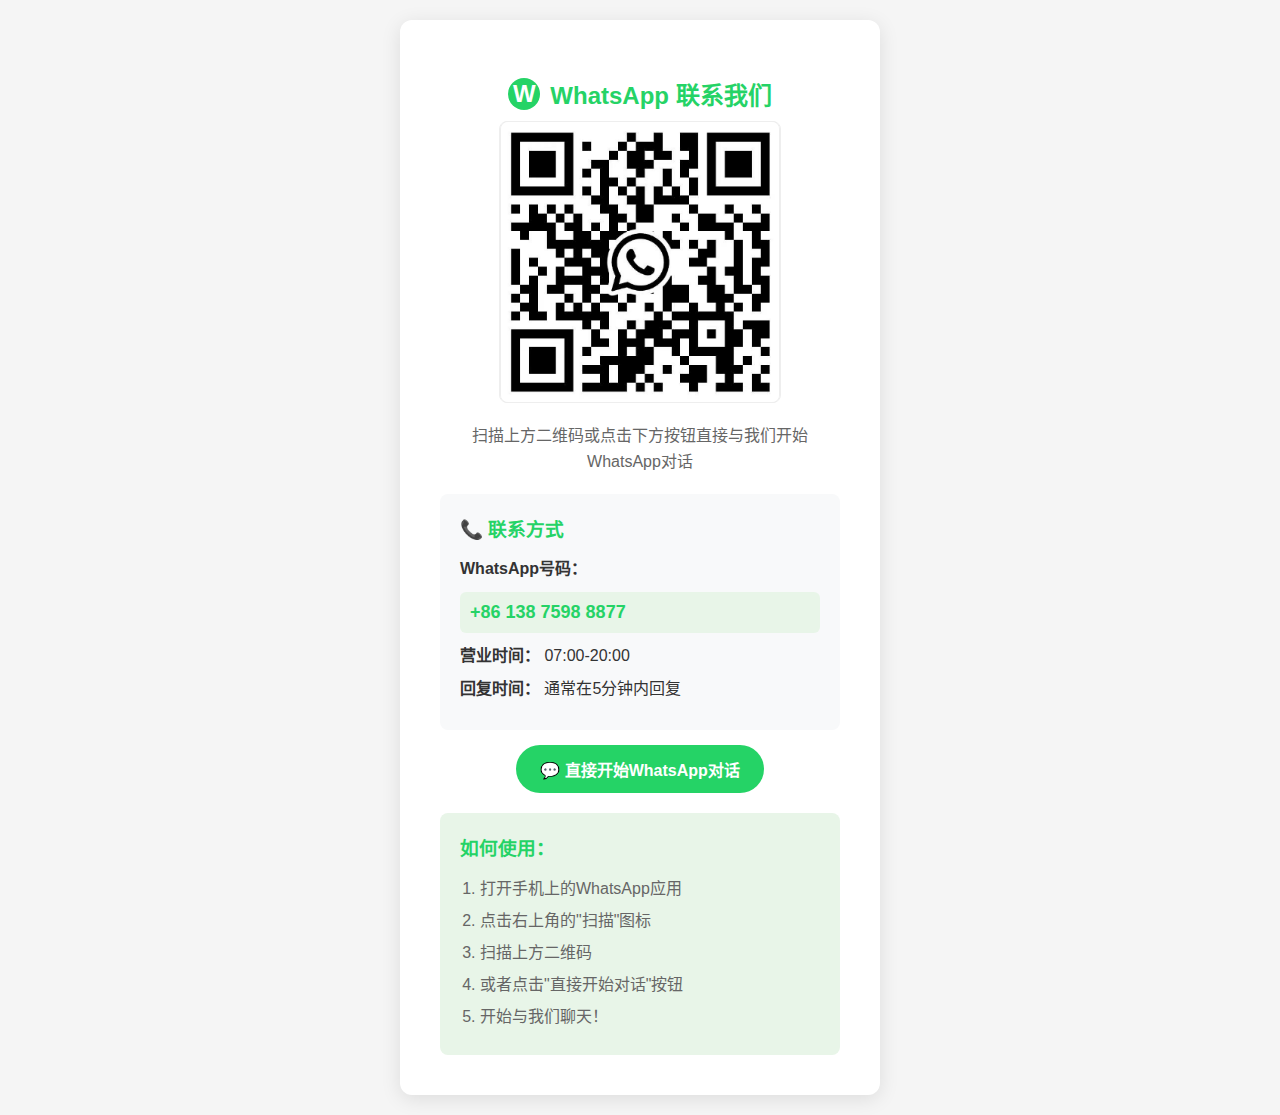
<file: assets/whatsapp-qr.html>
<!DOCTYPE html>
<html lang="zh-CN">
<head>
    <meta charset="UTF-8">
    <meta name="viewport" content="width=device-width, initial-scale=1.0">
    <title>WhatsApp 联系二维码</title>
    <style>
        body {
            margin: 0;
            padding: 20px;
            background: #f5f5f5;
            font-family: -apple-system, BlinkMacSystemFont, 'Segoe UI', Roboto, sans-serif;
            display: flex;
            justify-content: center;
            align-items: center;
            min-height: 100vh;
        }
        .qr-container {
            background: white;
            padding: 40px;
            border-radius: 12px;
            box-shadow: 0 4px 20px rgba(0,0,0,0.1);
            text-align: center;
            max-width: 400px;
        }
        .qr-code {
            width: 280px;
            height: 280px;
            margin: 0 auto 20px;
            border: 1px solid #eee;
            border-radius: 8px;
            background: white;
            display: flex;
            align-items: center;
            justify-content: center;
        }
        h1 {
            color: #25d366;
            margin-bottom: 10px;
            font-size: 24px;
            display: flex;
            align-items: center;
            justify-content: center;
            gap: 10px;
        }
        .whatsapp-icon {
            width: 32px;
            height: 32px;
            background: #25d366;
            border-radius: 50%;
            display: flex;
            align-items: center;
            justify-content: center;
            color: white;
            font-weight: bold;
        }
        p {
            color: #666;
            margin-bottom: 20px;
            line-height: 1.6;
        }
        .contact-info {
            background: #f8f9fa;
            padding: 20px;
            border-radius: 8px;
            margin-top: 20px;
            text-align: left;
        }
        .contact-info h3 {
            color: #25d366;
            margin-top: 0;
            margin-bottom: 15px;
            display: flex;
            align-items: center;
            gap: 8px;
        }
        .contact-info p {
            margin: 8px 0;
            color: #333;
        }
        .phone-number {
            font-size: 18px;
            font-weight: bold;
            color: #25d366;
            background: #e8f5e8;
            padding: 10px;
            border-radius: 6px;
            margin: 10px 0;
        }
        .instructions {
            background: #e8f5e8;
            padding: 20px;
            border-radius: 8px;
            margin-top: 20px;
            text-align: left;
        }
        .instructions h3 {
            color: #25d366;
            margin-top: 0;
            margin-bottom: 15px;
        }
        .instructions ol {
            margin: 0;
            padding-left: 20px;
        }
        .instructions li {
            margin-bottom: 8px;
            color: #666;
        }
        .direct-link {
            background: #25d366;
            color: white;
            padding: 12px 24px;
            border-radius: 25px;
            text-decoration: none;
            display: inline-block;
            margin-top: 15px;
            font-weight: bold;
            transition: background 0.3s ease;
        }
        .direct-link:hover {
            background: #128c7e;
            color: white;
            text-decoration: none;
        }
    </style>
</head>
<body>
    <div class="qr-container">
        <h1>
            <div class="whatsapp-icon">W</div>
            WhatsApp 联系我们
        </h1>
        
        <div class="qr-code">
            <img src="whatapp.png" alt="WhatsApp 联系二维码" width="280" height="280" style="border-radius: 8px; border: 1px solid #eee;">
        </div>
        
        <p>扫描上方二维码或点击下方按钮直接与我们开始WhatsApp对话</p>
        
        <div class="contact-info">
            <h3>📞 联系方式</h3>
            <p><strong>WhatsApp号码：</strong></p>
            <div class="phone-number">+86 138 7598 8877</div>
            <p><strong>营业时间：</strong> 07:00-20:00</p>
            <p><strong>回复时间：</strong> 通常在5分钟内回复</p>
        </div>

        <a href="https://wa.me/8613875988877" class="direct-link" target="_blank" rel="noopener noreferrer">
            💬 直接开始WhatsApp对话
        </a>
        
        <div class="instructions">
            <h3>如何使用：</h3>
            <ol>
                <li>打开手机上的WhatsApp应用</li>
                <li>点击右上角的"扫描"图标</li>
                <li>扫描上方二维码</li>
                <li>或者点击"直接开始对话"按钮</li>
                <li>开始与我们聊天！</li>
            </ol>
        </div>
    </div>
</body>
</html>
</file>
<file: assets/css/main.css>
/* assets/css/main.css */
/* 注意：CSS变量现在统一定义在 theme.css 中 */

/* 重置样式 */
* {
    margin: 0;
    padding: 0;
    box-sizing: border-box;
}

body {
    font-family: -apple-system, BlinkMacSystemFont, 'Segoe UI', Roboto, 'Helvetica Neue', Arial, sans-serif;
    line-height: 1.6;
    color: var(--text-primary);
    background: var(--bg-primary);
}

/* 通用容器 */
.container {
    max-width: 1200px;
    margin: 0 auto;
    padding: 0 20px;
}

/* 基础导航样式 - 详细样式在 index.html 内联样式中定义 */
.nav-container {
    display: flex;
    justify-content: center;
    align-items: center;
    width: 100%;
}

/* 页脚样式 */
.site-footer {
    background: var(--bg-primary);
    border-top: 1px solid var(--border-color);
    padding: 60px 0 20px;
    margin-top: 80px;
}

.footer-content {
    display: grid;
    grid-template-columns: repeat(auto-fit, minmax(250px, 1fr));
    gap: 40px;
}

.footer-section h3 {
    font-size: 1.1rem;
    font-weight: 500;
    margin-bottom: 20px;
    color: var(--text-primary);
}

.footer-section ul {
    list-style: none;
    padding: 0;
}

.footer-section ul li {
    margin-bottom: 10px;
}

.footer-section a {
    color: var(--text-secondary);
    text-decoration: none;
    font-size: 0.9rem;
    transition: color var(--transition-speed);
}

.footer-section a:hover {
    color: var(--primary-color);
}

/* 新闻通讯表单 */
.newsletter-form {
    display: flex;
    gap: 10px;
    margin-top: 10px;
}

.newsletter-form input[type="email"] {
    flex: 1;
    padding: 10px;
    border: 1px solid var(--border-color);
    border-radius: 4px;
    font-size: 0.9rem;
    background: var(--bg-primary);
    color: var(--text-primary);
}

.subscribe-btn {
    padding: 10px 20px;
    background: var(--primary-color);
    color: white;
    border: none;
    border-radius: 4px;
    cursor: pointer;
    font-size: 0.9rem;
    transition: background-color var(--transition-speed);
}

.subscribe-btn:hover {
    background-color: #1a4bcc;
}

/* Logo 和导航栏样式 */
.logo {
    display: flex;
    align-items: center;
    gap: 8px;
    font-weight: 600;
    font-size: 18px;
    color: var(--text-primary);
    font-family: 'Montserrat', 'Noto Sans SC', sans-serif;
    text-decoration: none;
}

.logo-img {
    height: 32px;
    width: 32px;
    border-radius: 50%;
    box-shadow: 0 2px 8px rgba(44,44,44,0.08);
    background: #fff;
    object-fit: cover;
}

.nav-icon {
    height: 18px;
    width: 18px;
    margin-right: 6px;
    vertical-align: middle;
}

/* 响应式设计 */
@media (max-width: 768px) {
    .footer-content {
        grid-template-columns: 1fr;
        gap: 30px;
    }

    .newsletter-form {
        flex-direction: column;
    }

    .nav-container {
        padding: 0 15px;
    }
}

/* 暗色主题特定样式 - 主要变量在 theme.css 中定义 */
[data-theme="dark"] .newsletter-form input[type="email"] {
    background: var(--bg-secondary);
    color: var(--text-primary);
    border-color: var(--border-color);
}

/* 性能优化 */
@media (prefers-reduced-motion: reduce) {
    * {
        transition: none !important;
        animation: none !important;
    }
}

/* 打印样式优化 */
@media print {
    .site-footer,
    .newsletter-form,
    .nav-container {
        display: none;
    }
}

/* 增强的重置样式 */
html {
    scroll-behavior: smooth;
    font-size: 16px;
}

/* 更新body样式以合并重复定义 */
body {
    font-family: 'Montserrat', 'Noto Sans SC', -apple-system, BlinkMacSystemFont, 'Segoe UI', Roboto, 'Helvetica Neue', Arial, sans-serif;
    line-height: 1.6;
    color: var(--text-primary);
    background: var(--bg-primary);
    -webkit-font-smoothing: antialiased;
    -moz-osx-font-smoothing: grayscale;
}

/* 更新图片样式 */
img {
    max-width: 100%;
    height: auto;
    display: block;
}

/* 更新链接样式 */
a {
    text-decoration: none;
    color: var(--text-primary);
    transition: color var(--transition-speed) ease;
}

a:hover {
    color: var(--link-color);
}

h1, h2, h3, h4, h5, h6 {
    font-weight: 500; /* 标题默认字重 */
    line-height: 1.3;
    margin-bottom: 0.75rem;
}

/* 2. 辅助类 (Utility Classes) */
.text-center {
    text-align: center;
}

/* 3. Logo 和导航栏 */
.logo-container {
    padding: 20px 0;
    text-align: center;
    border-bottom: 1px solid #eee;
}

/* 移除重复的导航样式 - 主要导航样式在 index.html 中定义 */

#languageToggle {
    background: none;
    border: 1px solid #ccc;
    padding: 8px 12px;
    margin-left: 15px; /* 调整与导航项的间距 */
    cursor: pointer;
    font-family: inherit;
    font-size: 0.85rem;
    text-transform: uppercase;
    transition: background-color 0.3s ease;
}

#languageToggle:hover {
    background-color: #f0f0f0;
}

.mobile-nav-toggle {
    display: none;
    position: fixed;
    top: 15px;
    right: 15px;
    z-index: 1000;
    background: none;
    border: none;
    padding: 10px;
    cursor: pointer;
}

.mobile-nav-toggle span {
    display: block;
    width: 25px;
    height: 2px;
    background: #333;
    margin: 5px 0;
    transition: all 0.3s;
}

/* 当菜单打开时的样式 */
.mobile-nav-toggle.active span:nth-child(1) {
    transform: rotate(45deg) translate(5px, 5px);
}

.mobile-nav-toggle.active span:nth-child(2) {
    opacity: 0;
}

.mobile-nav-toggle.active span:nth-child(3) {
    transform: rotate(-45deg) translate(5px, -5px);
}

/* 移动端导航样式已在 index.html 中定义，避免重复 */


/* 4. 全屏轮播 (Swiper) */
.main-slider {
    width: 100%;
    height: 60vh; /* 调整轮播图高度，例如视口高度的60% */
    min-height: 400px; /* 最小高度 */
    max-height: 700px; /* 最大高度 */
}

.swiper-slide {
    text-align: center;
    font-size: 18px;
    background: #fff;
    display: flex;
    justify-content: center;
    align-items: center;
    position: relative; /* 为了定位文字说明 */
}

.swiper-slide img {
    width: 100%;
    height: 100%;
    object-fit: cover;
    display: block;
}

.slide-caption {
    position: absolute;
    bottom: 10%; /* 调整文字位置 */
    left: 50%;
    transform: translateX(-50%);
    color: #fff;
    background-color: rgba(0, 0, 0, 0.5); /* 半透明背景 */
    padding: 15px 30px;
    border-radius: 4px;
    text-align: center;
}

.slide-caption h2 {
    font-size: 1.8rem;
    margin-bottom: 0.5rem;
    font-weight: 700;
}

.slide-caption p {
    font-size: 1rem;
    margin-bottom: 0;
}

/* Swiper 导航按钮和分页器颜色调整 */
.swiper-button-next,
.swiper-button-prev {
    color: #ffffff; /* 箭头颜色 */
    background-color: rgba(0,0,0,0.3); /* 箭头背景 */
    padding: 10px;
    border-radius: 50%;
    width: 44px; /* 确保背景区域足够 */
    height: 44px;
}
.swiper-button-next::after,
.swiper-button-prev::after {
    font-size: 20px; /* 箭头图标大小 */
}


.swiper-pagination-bullet {
    background: rgba(255,255,255,0.7); /* 分页器点点默认颜色 */
    opacity: 0.8;
}

.swiper-pagination-bullet-active {
    background: #ffffff; /* 当前激活的点点颜色 */
    opacity: 1;
}


/* 5. Section 标题样式 */
.section-title {
    font-size: 2rem;
    font-weight: 700;
    text-align: center;
    margin-top: 60px; /* 模块间距 */
    margin-bottom: 10px; /* 主副标题间距 */
    color: #222;
}

.section-subtitle {
    font-size: 1rem;
    text-align: center;
    color: #777;
    margin-bottom: 40px; /* 副标题与内容间距 */
    text-transform: uppercase;
    letter-spacing: 1px;
}

/* 6. Gallery Section (PICK UP, NEW PRODUCT, GALLERY) - 优化版 */
.gallery-section {
    padding: 60px 0;
    overflow: hidden;
    position: relative;
}

/* 使用CSS Grid布局，确保响应式设计 */
.gallery-grid {
    display: grid;
    grid-template-columns: repeat(auto-fit, minmax(280px, 1fr));
    gap: 24px;
    padding: 0 20px;
    max-width: 1400px;
    margin: 0 auto;
    align-items: start; /* 防止卡片高度不一致时的对齐问题 */
}

/* 优化的gallery-item样式 */
.gallery-item {
    background: #fff;
    border-radius: 12px;
    overflow: hidden;
    box-shadow: 0 4px 20px rgba(0,0,0,0.08);
    transition: all 0.4s cubic-bezier(0.4, 0, 0.2, 1);
    position: relative;
    height: fit-content;
    will-change: transform; /* GPU加速 */
}

.gallery-item:hover {
    transform: translateY(-8px) scale(1.02);
    box-shadow: 0 12px 40px rgba(0,0,0,0.15);
}

/* 图片容器 - 统一尺寸标准化 */
.gallery-item .image-container {
    position: relative;
    width: 100%;
    aspect-ratio: 4 / 3; /* 统一16:9宽高比 */
    overflow: hidden;
    background: #f5f5f5;
}

/* 优化的图片样式 - 防止变形 */
.gallery-item img {
    width: 100%;
    height: 100%;
    object-fit: cover; /* 保持比例，裁剪多余部分 */
    object-position: center; /* 居中显示 */
    display: block;
    transition: transform 0.4s ease;
    will-change: transform;
}

.gallery-item:hover img {
    transform: scale(1.05); /* 悬停时轻微放大 */
}

/* 图片加载动画和懒加载优化 */
.gallery-item img.lazy {
    opacity: 0;
    transform: scale(0.95);
    transition: opacity 0.6s ease, transform 0.6s ease;
}

.gallery-item img.loaded,
.gallery-item img {
    opacity: 1;
    transform: scale(1);
}

/* 图片加载失败时的占位符 */
.gallery-item img[src=""],
.gallery-item img:not([src]) {
    background: linear-gradient(45deg, #f0f0f0 25%, transparent 25%),
                linear-gradient(-45deg, #f0f0f0 25%, transparent 25%),
                linear-gradient(45deg, transparent 75%, #f0f0f0 75%),
                linear-gradient(-45deg, transparent 75%, #f0f0f0 75%);
    background-size: 20px 20px;
    background-position: 0 0, 0 10px, 10px -10px, -10px 0px;
    animation: loading-shimmer 1.5s infinite linear;
}

@keyframes loading-shimmer {
    0% { background-position: 0 0, 0 10px, 10px -10px, -10px 0px; }
    100% { background-position: 20px 20px, 20px 30px, 30px 10px, 10px 20px; }
}

/* 高分辨率屏幕优化 */
@media (-webkit-min-device-pixel-ratio: 2), (min-resolution: 192dpi) {
    .gallery-item img {
        image-rendering: -webkit-optimize-contrast;
        image-rendering: crisp-edges;
    }
}

/* 内容区域优化 */
.gallery-item .item-content {
    padding: 20px;
    background: #fff;
    position: relative;
    min-height: 80px; /* 确保内容区域最小高度 */
    display: flex;
    flex-direction: column;
    justify-content: space-between;
}

/* 标题样式优化 */
.gallery-item h3 {
    font-size: 1.2rem;
    font-weight: 600;
    margin-bottom: 8px;
    color: #2c2c2c;
    line-height: 1.3;
    letter-spacing: 0.5px;
    transition: color 0.3s ease;
}

/* 描述文字优化 */
.gallery-item p {
    font-size: 0.95rem;
    color: #666;
    line-height: 1.6;
    margin: 0;
    opacity: 0.9;
    transition: all 0.3s ease;
}

/* 悬停状态优化 */
.gallery-item:hover h3 {
    color: #c9a96e; /* 金色主题色 */
}

.gallery-item:hover p {
    color: #555;
    opacity: 1;
}

/* ---- 针对 "精工智造" (#gallery) 的特殊样式 ---- */
#gallery .gallery-grid {
    grid-template-columns: repeat(auto-fit, minmax(300px, 1fr));
    gap: 30px;
}

#gallery .gallery-item {
    max-width: 400px; /* 限制最大宽度 */
    margin: 0 auto; /* 居中对齐 */
}

#gallery .gallery-item .image-container {
    aspect-ratio: 3 / 4; /* 精工智造使用3:4比例，适合长图 */
}

#gallery .gallery-item img {
    object-fit: cover; /* 保持覆盖模式 */
    object-position: center top; /* 从顶部开始显示 */
}

#gallery .gallery-item .item-content {
    padding: 24px 20px;
    text-align: center;
}

#gallery .gallery-item h3 {
    font-size: 1.3rem;
    font-weight: 700;
    color: #2c2c2c;
    margin-bottom: 0;
}
/* ---- 结束 "精工智造" 特殊样式 ---- */


.gallery-more {
    text-align: center;
    margin-top: 30px; /* 与滚动区域的间距 */
}

.more-btn {
    display: inline-block;
    padding: 12px 30px;
    border: 1px solid #333;
    color: #333;
    text-transform: uppercase;
    font-weight: 500;
    letter-spacing: 1px;
    transition: all 0.3s ease;
}

.more-btn:hover {
    background-color: #333;
    color: #fff;
}

/* 8. 响应式设计调整 - 优化版 */

/* 大屏幕 (1200px+) */
@media (min-width: 1200px) {
    .gallery-grid {
        grid-template-columns: repeat(4, 1fr);
        gap: 30px;
        padding: 0 40px;
    }

    #gallery .gallery-grid {
        grid-template-columns: repeat(4, 1fr);
    }
}

/* 中等屏幕 (768px - 1199px) */
@media (max-width: 1199px) and (min-width: 768px) {
    .gallery-grid {
        grid-template-columns: repeat(3, 1fr);
        gap: 24px;
        padding: 0 30px;
    }

    #gallery .gallery-grid {
        grid-template-columns: repeat(3, 1fr);
    }
}

/* 平板端 (480px - 767px) */
@media (max-width: 767px) and (min-width: 480px) {
    .gallery-grid {
        grid-template-columns: repeat(2, 1fr);
        gap: 20px;
        padding: 0 20px;
    }

    .gallery-item .item-content {
        padding: 16px;
    }

    .gallery-item h3 {
        font-size: 1.1rem;
    }

    .gallery-item p {
        font-size: 0.9rem;
    }

    #gallery .gallery-grid {
        grid-template-columns: repeat(2, 1fr);
    }
}

/* 手机端 (320px - 479px) */
@media (max-width: 479px) {
    .gallery-grid {
        grid-template-columns: 1fr;
        gap: 16px;
        padding: 0 16px;
    }

    .gallery-item {
        max-width: 100%;
    }

    .gallery-item .item-content {
        padding: 14px;
    }

    .gallery-item h3 {
        font-size: 1rem;
        line-height: 1.4;
    }

    .gallery-item p {
        font-size: 0.85rem;
        line-height: 1.5;
    }

    #gallery .gallery-grid {
        grid-template-columns: 1fr;
    }

    #gallery .gallery-item .image-container {
        aspect-ratio: 4 / 3; /* 手机端使用4:3比例 */
    }
}

@media (max-width: 1024px) {
    .main-slider {
        height: 50vh;
        min-height: 350px;
    }
    .slide-caption h2 {
        font-size: 1.6rem;
    }
    .slide-caption p {
        font-size: 0.9rem;
    }

    .gallery-item {
        width: 260px; /* 在中等屏幕上稍微减小卡片宽度 */
    }
    #gallery .gallery-item {
        width: 240px; /* 合盛出品的卡片也相应调整 */
    }
}

@media (max-width: 768px) {
    /* 导航样式已在 index.html 中定义 */

    .section-title {
        font-size: 1.8rem;
        margin-top: 40px;
    }
    .section-subtitle {
        font-size: 0.9rem;
        margin-bottom: 30px;
    }

    .main-slider {
        height: 45vh;
        min-height: 300px;
    }
    .slide-caption {
        bottom: 8%;
        padding: 10px 20px;
    }
    .slide-caption h2 {
        font-size: 1.4rem;
    }
    .slide-caption p {
        font-size: 0.8rem;
    }
    .swiper-button-next, .swiper-button-prev {
        width: 38px;
        height: 38px;
    }
    .swiper-button-next::after, .swiper-button-prev::after {
        font-size: 16px;
    }


    .gallery-grid {
        grid-template-columns: repeat(auto-fill, minmax(200px, 1fr));
        gap: 20px;
        padding: 15px;
    }
    .gallery-item {
        width: 220px; /* 进一步减小卡片宽度 */
    }
    #gallery .gallery-item {
        width: 200px; /* 合盛出品的卡片也相应调整 */
    }
    .gallery-item h3 {
        font-size: 1rem;
    }
    .gallery-item p {
        font-size: 0.85rem;
    }

    .footer-content {
        grid-template-columns: 1fr; /* 页脚单列显示 */
        gap: 30px;
    }
    .footer-section {
        text-align: center; /* 页脚内容居中 */
    }
    .newsletter-form {
        flex-direction: column; /* 订阅表单垂直排列 */
        align-items: center; /* 居中表单项 */
    }
    .newsletter-form input[type="email"] {
        width: 100%;
        max-width: 300px; /* 限制输入框最大宽度 */
    }
    .subscribe-btn {
        width: 100%;
        max-width: 300px; /* 限制按钮最大宽度 */
    }
    .payment-methods {
        justify-content: center;
    }
}

@media (max-width: 480px) {
    /* 导航样式已在 index.html 中定义 */

    .main-slider {
        height: 40vh;
        min-height: 250px;
    }
    .slide-caption h2 {
        font-size: 1.2rem;
    }
    .slide-caption p {
        font-size: 0.7rem;
    }
     .swiper-button-next, .swiper-button-prev { /* 在非常小的屏幕上可以考虑隐藏导航箭头 */
        display: none;
    }

    .gallery-item {
        width: 180px; /* 为非常小的屏幕调整卡片宽度 */
    }
    #gallery .gallery-item {
        width: 160px; /* 合盛出品的卡片也相应调整 */
    }

    .section-title {
        font-size: 1.6rem;
    }
    .section-subtitle {
        font-size: 0.8rem;
    }

    .more-btn {
        padding: 10px 20px;
        font-size: 0.9rem;
    }

    .gallery-grid {
        grid-template-columns: repeat(auto-fill, minmax(150px, 1fr));
        gap: 15px;
        padding: 10px;
    }
}

/* Action Button 样式 */
.action-button-container {
    position: fixed;
    bottom: 30px;
    right: 30px;
    z-index: 9999;
}

[data-role="action-button"] {
    position: relative;
}

[data-role="action-button"] .main-action {
    width: 60px;
    height: 60px;
    border-radius: 50%;
    background: #1976D2;
    color: white;
    border: none;
    font-size: 24px;
    cursor: pointer;
    box-shadow: 0 4px 6px rgba(0,0,0,0.1);
    transition: all 0.3s ease;
    display: flex;
    align-items: center;
    justify-content: center;
}

[data-role="action-button"] .actions {
    position: absolute;
    bottom: 70px;
    right: 0;
    list-style: none;
    padding: 0;
    margin: 0;
    visibility: hidden;
    opacity: 0;
    transform: translateY(10px);
    transition: all 0.3s ease;
}

[data-role="action-button"].active .actions {
    visibility: visible;
    opacity: 1;
    transform: translateY(0);
}

[data-role="action-button"] .actions li {
    margin-bottom: 10px;
}

[data-role="action-button"] .actions li a {
    display: flex;
    align-items: center;
    justify-content: center;
    width: 50px;
    height: 50px;
    border-radius: 50%;
    background: white;
    box-shadow: 0 2px 5px rgba(0,0,0,0.2);
    text-decoration: none;
    font-size: 20px;
    transition: all 0.3s ease;
}

[data-role="action-button"] .actions li a:hover {
    transform: scale(1.1);
    background: #f5f5f5;
}

[data-role="action-button"] .main-action:hover {
    background: #1565C0;
    transform: rotate(90deg);
}

[data-role="action-button"].active .main-action {
    transform: rotate(45deg);
    background: #1565C0;
}

/* 保证 Swiper 正常布局 */
.swiper-container, .main-slider {
  width: 100vw;
  max-width: 100vw;
  margin: 0;
  left: 50%;
  right: 50%;
  transform: translateX(-50%);
  position: relative;
  overflow: hidden;
}

.swiper-wrapper {
  display: flex;
  transition-property: transform;
}

.swiper-slide {
  flex: 0 0 100%;
  width: 100% !important;
  display: flex;
  justify-content: center;
  align-items: center;
  position: relative;
}

/* 隐藏 Swiper 左右按钮 */
.swiper-button-next,
.swiper-button-prev {
  display: none !important;
}

/* 活动导航项样式已在 index.html 中定义 */

/* 首页订阅电子通讯区块样式 */
.newsletter-section {
    background: var(--bg-primary); /* 与页面背景保持一致 */
    padding: 80px 0 60px 0;
    text-align: center;
    margin-top: 0;
}
.newsletter-title {
    font-size: 1.68rem; /* 2.4rem * 0.7 = 1.68rem (缩小30%) */
    font-weight: bold;
    margin-bottom: 24px;
    color: var(--text-primary);
}
.newsletter-desc {
    font-size: 0.805rem; /* 1.15rem * 0.7 = 0.805rem (缩小30%) */
    color: var(--text-secondary);
    margin-bottom: 40px;
}
.newsletter-form-large {
    display: flex;
    justify-content: center;
    align-items: center;
    gap: 16px;
    max-width: 700px;
    margin: 0 auto;
}
.newsletter-form-large input[type="email"] {
    flex: 1 1 350px;
    min-width: 260px;
    padding: 14px 16px; /* 稍微调小一点内边距 */
    font-size: 0.77rem; /* 1.1rem * 0.7 = 0.77rem (缩小30%) */
    border: 2px solid var(--border-color);
    border-radius: 10px;
    outline: none;
    background: #fff;
    transition: border-color 0.2s;
}
.newsletter-form-large input[type="email"]:focus {
    border-color: var(--text-primary);
}
.newsletter-form-large .subscribe-btn {
    padding: 12px 28px; /* 稍微调小一点内边距 */
    font-size: 0.77rem; /* 1.1rem * 0.7 = 0.77rem (缩小30%) */
    border-radius: 10px;
    background: var(--text-primary);
    color: #fff;
    border: none;
    font-weight: 600;
    cursor: pointer;
    transition: background 0.2s;
}
.newsletter-form-large .subscribe-btn:hover {
    background: var(--text-secondary);
}
@media (max-width: 600px) {
    .newsletter-section {
        padding: 40px 0 30px 0;
    }
    .newsletter-title {
        font-size: 1.05rem; /* 1.5rem * 0.7 = 1.05rem (缩小30%) */
    }
    .newsletter-desc {
        font-size: 0.7rem; /* 1rem * 0.7 = 0.7rem (缩小30%) */
        margin-bottom: 24px;
    }
    .newsletter-form-large {
        flex-direction: column;
        gap: 12px;
        max-width: 95vw;
    }
    .newsletter-form-large input[type="email"],
    .newsletter-form-large .subscribe-btn {
        width: 100%;
        max-width: 350px;
        font-size: 0.7rem; /* 1rem * 0.7 = 0.7rem (缩小30%) */
        padding: 10px 8px;
    }
}

/* 自定义极简大字footer样式 */
.custom-footer {
    background: #393939;
    border-radius: 0 0 12px 12px;
    box-shadow: 0 2px 16px rgba(0,0,0,0.12) inset;
    padding: 60px 0 30px 0;
    text-align: center;
    display: flex;
    flex-direction: column;
    align-items: center;
    justify-content: center;
}
.footer-main-text {
    color: #fff;
    font-family: 'Montserrat', 'Noto Sans SC', Arial, sans-serif;
    font-size: 6vw;
    font-weight: 700;
    letter-spacing: 0.2em;
    text-shadow: 0 4px 16px rgba(0,0,0,0.18);
    margin-bottom: 32px;
    line-height: 1.1;
}
.footer-sub-text {
    color: #bdbdbd;
    font-size: 0.7rem;
    letter-spacing: 0.12em;
    font-family: 'Montserrat', Arial, sans-serif;
    font-weight: 400;
    margin-bottom: 0;
}
@media (max-width: 600px) {
    .footer-main-text {
        font-size: 2.6rem;
    }
    .footer-sub-text {
        font-size: 0.5rem;
    }
    .custom-footer {
        padding: 40px 0 18px 0;
    }
}

.newsletter-row {
    display: flex;
    align-items: flex-start;
    justify-content: flex-start;
    gap: 32px;
    padding: 60px 0 40px 0;
    max-width: 900px;
    margin: 0 auto;
}
.newsletter-title {
    font-size: 1.6rem;
    font-weight: 700;
    color: #222;
    letter-spacing: 0.08em;
    white-space: nowrap;
    position: relative;
    padding-bottom: 8px;
}
.newsletter-title.decorated::after {
    content: "";
    display: block;
    width: 48px;
    height: 4px;
    background: #b89a6a;
    border-radius: 2px;
    margin-top: 6px;
}
.newsletter-form-inline {
    display: flex;
    align-items: center;
    gap: 24px;
    flex: 1;
}
.newsletter-form-inline input[type="email"] {
    min-width: 340px;
    padding: 18px 20px;
    border: 2px solid #e0e0e0;
    border-radius: 12px;
    font-size: 1.1rem;
    box-shadow: 0 2px 8px rgba(0,0,0,0.06);
    outline: none;
    transition: border 0.2s;
    background: #fff;
}
.newsletter-form-inline input[type="email"]:focus {
    border-color: #b89a6a;
}
.gold-btn {
    background: #b89a6a;
    color: #fff;
    font-weight: 700;
    font-size: 1.1rem;
    border: none;
    border-radius: 12px;
    padding: 0 38px;
    height: 56px;
    box-shadow: 0 4px 16px rgba(184,154,106,0.12);
    cursor: pointer;
    transition: background 0.2s, box-shadow 0.2s;
    margin-left: 0;
}
.gold-btn:hover {
    background: #a4844a;
    box-shadow: 0 6px 20px rgba(184,154,106,0.18);
}
@media (max-width: 900px) {
    .newsletter-row {
        flex-direction: column;
        align-items: stretch;
        gap: 18px;
        padding: 36px 0 24px 0;
        max-width: 100%;
    }
    .newsletter-title {
        font-size: 1.2rem;
        padding-bottom: 6px;
    }
    .newsletter-title.decorated::after {
        width: 32px;
        height: 3px;
        margin-top: 4px;
    }
    .newsletter-form-inline {
        flex-direction: column;
        align-items: stretch;
        gap: 12px;
    }
    .newsletter-form-inline input[type="email"] {
        min-width: 0;
        width: 100%;
        font-size: 1rem;
        padding: 14px 12px;
    }
    .gold-btn {
        width: 100%;
        height: 44px;
        font-size: 1rem;
        padding: 0;
    }
}

/* 右上角语言切换按钮 */
.lang-switch-btn {
    background: #f5f6fa;
    color: #1a2236;
    border: 1.5px solid #d1d5db;
    border-radius: 24px;
    font-size: 15px;
    font-weight: 600;
    padding: 10px 28px;
    box-shadow: 0 2px 12px rgba(26,34,54,0.06);
    cursor: pointer;
    transition: background 0.2s, color 0.2s, border 0.2s;
    letter-spacing: 0.04em;
}
.lang-switch-btn:hover {
    background: #e4e7ef;
    color: #2563ff;
    border-color: #2563ff;
}

/* 移除金色按钮和主题色 */
.gold-btn, .newsletter-title.decorated::after {
    background: #2563ff !important;
    color: #fff !important;
    box-shadow: 0 4px 16px rgba(37,99,255,0.10) !important;
}
.gold-btn:hover {
    background: #1a4bcc !important;
}
.newsletter-title.decorated::after {
    width: 48px;
    height: 4px;
    border-radius: 2px;
    margin-top: 6px;
    background: #2563ff !important;
}

/* 其它全局色彩调整 */
:root {
    --primary-color: #2563FF;
    --text-primary: #1A2236;
    --text-secondary: #5A6276;
    --bg-primary: #FFFFFF;
    --bg-secondary: #F0F3F8;
    --border-color: #E5E7EB;
    --link-color: #2563FF;
    --hover-bg: rgba(37,99,255,0.06);
    --footer-bg: #f5f5f5;
}

/* 居中大气Logo区块 */
.logo-center {
    display: flex;
    flex-direction: column;
    align-items: center;
    justify-content: center;
    padding: 24px 0 24px 0;
    background: transparent;
}
.logo-center-img {
    width: 110px;
    height: 110px;
    border-radius: 50%;
    box-shadow: 0 4px 24px rgba(44,44,44,0.10);
    margin-bottom: 18px;
    object-fit: cover;
}
.logo-center-title-en {
    font-size: 2.4rem;
    font-weight: 700;
    color: #444;
    letter-spacing: 0.18em;
    margin-bottom: 12px;
    font-family: 'Montserrat', 'Noto Sans SC', sans-serif;
    text-transform: uppercase;
    text-align: center;
}
.logo-center-subtitle {
    font-size: 1.2rem;
    color: #888;
    letter-spacing: 0.18em;
    font-family: 'Montserrat', 'Noto Sans SC', sans-serif;
    text-align: center;
    margin-bottom: 0;
    margin-top: 0;
    padding: 8px 0;
    font-weight: 500;
}
@media (max-width: 900px) {
    .logo-center { padding: 12px 0 12px 0; }
    .logo-center-title-en { font-size: 1.3rem; margin-bottom: 8px; }
    .logo-center-subtitle { font-size: 0.95rem; padding: 4px 0; }
}

/* 简洁居中导航栏 */
.main-nav.main-nav-simple {
    background: none;
    box-shadow: none;
    border: none;
    position: static;
    width: 100%;
    max-width: none;
    margin: 0;
    padding: 0;
}
.main-nav.main-nav-simple .nav-links {
    justify-content: center;
    gap: 48px;
    padding: 0;
    margin: 32px 0 0 0;
}
.main-nav.main-nav-simple .nav-item {
    font-size: 1.35rem;
    font-weight: 400;
    color: #222;
    background: none;
    border: none;
    border-radius: 0;
    box-shadow: none;
    padding: 0 8px;
    transition: color 0.2s;
    letter-spacing: 0.08em;
}
.main-nav.main-nav-simple .nav-item.active,
.main-nav.main-nav-simple .nav-item:hover {
    color: #111;
    border-bottom: 2.5px solid #111;
    background: none;
    box-shadow: none;
}
@media (max-width: 900px) {
    .main-nav.main-nav-simple .nav-links {
        gap: 24px;
        margin: 20px 0 0 0;
    }
    .main-nav.main-nav-simple .nav-item {
        font-size: 1.05rem;
    }
}

/* 顶部固定极简导航栏 - 无动画 */
.sticky-nav {
    position: sticky;
    top: 0;
    z-index: 100;
    background: #fff;
    box-shadow: none;
    border: none;
    margin-bottom: 0;
    padding-bottom: 0;
    left: 0;
    right: 0;
    width: 100%;
    transition: none !important;
    display: flex;
    justify-content: center;
    align-items: center;
}
.sticky-nav .nav-links {
    margin-left: auto;
    margin-right: auto;
    display: flex;
    justify-content: center;
    align-items: center;
    width: fit-content;
    padding-top: 12px;
    padding-bottom: 12px;
    gap: 48px;
}
.sticky-nav .nav-item,
.sticky-nav .nav-item.active,
.sticky-nav .nav-item:hover {
    font-size: 1.45rem !important;
    font-family: 'Montserrat', 'Noto Sans SC', sans-serif !important;
    font-weight: 500 !important;
    color: #222 !important;
    background: none !important;
    border: none !important;
    border-radius: 0 !important;
    box-shadow: none !important;
    padding: 0 8px !important;
    letter-spacing: 0.10em !important;
    white-space: nowrap !important;
    overflow: visible !important;
    text-overflow: initial !important;
    transition: none !important;
    text-decoration: none !important;
}
.sticky-nav .nav-item.active,
.sticky-nav .nav-item:hover {
    color: #111 !important;
    font-weight: 700 !important;
    background: none !important;
    box-shadow: none !important;
    border-bottom: none !important;
    text-decoration: none !important;
}
.sticky-nav .nav-links {
    gap: 48px !important;
    padding-top: 12px !important;
    padding-bottom: 12px !important;
}
@media (max-width: 1200px) {
    .logo-center-img { width: 80px; height: 80px; }
    .logo-center-title-en { font-size: 1.5rem; }
    .sticky-nav .nav-links { gap: 24px !important; padding-top: 8px !important; padding-bottom: 8px !important; }
    .sticky-nav .nav-item,
    .sticky-nav .nav-item.active,
    .sticky-nav .nav-item:hover { font-size: 1rem !important; }
}
@media (max-width: 900px) {
    .logo-center { padding: 7px 0 0 0; }
    .logo-center-subtitle { margin-bottom: 0; }
    .sticky-nav .nav-links { gap: 10px !important; }
    .sticky-nav .nav-item,
    .sticky-nav .nav-item.active,
    .sticky-nav .nav-item:hover { font-size: 0.95rem !important; }
}

.hero-section {
    position: relative;
    width: 100vw;
    max-width: 100vw;
    left: 50%;
    right: 50%;
    transform: translateX(-50%);
    aspect-ratio: 21 / 9;      /* 关键：强制21:9比例 */
    min-height: 320px;
    max-height: 650px;         /* 可根据实际图片像素微调 */
    margin: 0 !important;
    padding: 0 !important;
    overflow: hidden;
    background: #fff;
    display: flex;
    align-items: stretch;
    justify-content: center;
    border-radius: 0;
    box-shadow: none;
}
.hero-image {
    position: absolute;
    top: 0; left: 0; width: 100%; height: 100%;
    z-index: 0;
}
.hero-image img {
    width: 100%;
    height: 100%;
    object-fit: cover;
    display: block;
}
@media (max-width: 900px) {
    .hero-section {
        aspect-ratio: 21 / 14;  /* 移动端适当变高一点 */
        min-height: 120px;
        max-height: 220px;
    }
}
</file>
<file: assets/css/about.css>
/* 常见问题样式 */
.faq-section {
    padding: 60px 0;
    background: #f8f8f8;
}

.faq-container {
    width: 90%;
    max-width: 1200px;
    margin: 0 auto;
    padding: 20px;
}

.faq-title {
    text-align: center;
    font-size: 2rem;
    margin-bottom: 40px;
    color: #333;
}

.faq-grid {
    display: grid;
    grid-template-columns: repeat(auto-fit, minmax(300px, 1fr));
    gap: 30px;
    margin-top: 40px;
}

.faq-item {
    background: #fff;
    padding: 25px;
    border-radius: 8px;
    box-shadow: 0 2px 10px rgba(0,0,0,0.05);
    transition: transform 0.3s ease;
}

.faq-item:hover {
    transform: translateY(-5px);
}

.faq-question {
    font-size: 1.1rem;
    color: #333;
    margin-bottom: 15px;
    font-weight: 500;
}

.faq-answer {
    color: #666;
    line-height: 1.6;
    font-size: 0.95rem;
}

/* 响应式调整 */
@media (max-width: 768px) {
    .faq-container {
        width: 95%;
        padding: 15px;
    }
    
    .faq-grid {
        grid-template-columns: 1fr;
    }
    
    .faq-title {
        font-size: 1.5rem;
    }
}

/* 导航按钮样式 */
.about-nav {
    position: absolute;
    top: 50%;
    transform: translateY(-50%);
    width: 40px;
    height: 40px;
    background: rgba(255,255,255,0.9);
    border: none;
    border-radius: 50%;
    cursor: pointer;
    display: flex;
    align-items: center;
    justify-content: center;
    box-shadow: 0 2px 10px rgba(0,0,0,0.1);
    z-index: 10;
}

.about-nav.prev {
    left: -20px;
}

.about-nav.next {
    right: -20px;
}

.about-nav:hover {
    background: rgba(255,255,255,1);
}

/* 响应式调整 */
@media (max-width: 768px) {
    .about-container {
        width: 95%;
    }
    
    .about-item {
        flex: 0 0 280px;
        min-width: 280px;
    }
    
    .about-item img {
        height: 350px;
    }
    
    .about-nav {
        display: none;
    }
}

/* 关于页面样式 */
.about-content {
    padding-top: 100px;
    max-width: 1200px;
    margin: 0 auto;
    padding-bottom: 60px;
}

.about-grid {
    display: grid;
    grid-template-columns: repeat(2, 1fr);
    gap: 30px;
    margin-bottom: 40px;
}

.about-item {
    position: relative;
    overflow: hidden;
    border-radius: 20px;
    box-shadow: 0 4px 12px rgba(0, 0, 0, 0.1);
    transition: all 0.3s ease;
}

.about-item:hover {
    transform: translateY(-5px);
    box-shadow: 0 8px 24px rgba(0, 0, 0, 0.15);
}

.about-item img {
    width: 100%;
    height: 300px;
    object-fit: cover;
    display: block;
}

.about-content {
    padding: 20px;
    background: var(--card-bg);
    color: var(--text-primary);
}

.about-title {
    font-size: 24px;
    font-weight: 500;
    margin-bottom: 10px;
    color: var(--section-title);
}

.about-description {
    font-size: 16px;
    line-height: 1.6;
    color: var(--text-secondary);
}

.about-nav {
    position: absolute;
    top: 50%;
    transform: translateY(-50%);
    background: rgba(255, 255, 255, 0.9);
    border: none;
    padding: 12px 20px;
    border-radius: 100px;
    cursor: pointer;
    font-size: 16px;
    color: var(--text-primary);
    transition: all 0.3s ease;
}

.about-nav:hover {
    background: rgba(255, 255, 255, 1);
    box-shadow: 0 4px 12px rgba(0, 0, 0, 0.1);
}

.about-nav.prev {
    left: 20px;
}

.about-nav.next {
    right: 20px;
}

/* 响应式设计 */
@media (max-width: 768px) {
    .about-grid {
        grid-template-columns: 1fr;
    }

    .about-item img {
        height: 250px;
    }

    .about-title {
        font-size: 20px;
    }

    .about-description {
        font-size: 14px;
    }

    .about-nav {
        padding: 8px 16px;
        font-size: 14px;
    }
}

/* FAQ页面样式 */
.faq-page {
    max-width: 1200px;
    margin: 60px auto;
    padding: 0 20px;
}

.faq-main-title {
    text-align: center;
    font-size: 2rem;
    margin-bottom: 1rem;
}

.faq-description {
    text-align: center;
    color: #666;
    margin-bottom: 3rem;
    line-height: 1.6;
}

.faq-categories {
    display: flex;
    flex-direction: column;
    gap: 30px;
}

.faq-category {
    background: #fff;
    border-radius: 8px;
    overflow: hidden;
    box-shadow: 0 2px 10px rgba(0,0,0,0.05);
}

.faq-category h2 {
    padding: 20px;
    margin: 0;
    background: #f8f8f8;
    font-size: 1.2rem;
    color: #333;
}

.faq-list {
    padding: 0 20px;
}

.faq-item {
    border-bottom: 1px solid #eee;
}

.faq-item:last-child {
    border-bottom: none;
}

.faq-question {
    padding: 20px 0;
    position: relative;
    cursor: pointer;
    font-weight: 500;
    padding-right: 30px;
}

.faq-question::after {
    content: '+';
    position: absolute;
    right: 0;
    top: 50%;
    transform: translateY(-50%);
    font-size: 1.2rem;
    color: #999;
}

.faq-item.active .faq-question::after {
    content: '-';
}

.faq-answer {
    max-height: 0;
    overflow: hidden;
    transition: max-height 0.3s ease;
    padding-bottom: 0;
    color: #666;
    line-height: 1.6;
}

.faq-item.active .faq-answer {
    padding-bottom: 20px;
}

@media (max-width: 768px) {
    .faq-page {
        margin: 30px auto;
    }
    
    .faq-main-title {
        font-size: 1.5rem;
    }
}

/* 询问页面样式 */
.contact-wrapper {
    max-width: 1200px;
    margin: 0 auto;
    padding: 40px 20px;
    min-height: 100vh;
    display: flex;
    align-items: center;
    justify-content: center;
    background: #fff;
}

.contact-container {
    width: 100%;
    max-width: 800px;
    background: #fff;
    padding: 40px;
}

.contact-title {
    text-align: center;
    font-size: 24px;
    margin-bottom: 30px;
    font-weight: normal;
}

.contact-description {
    text-align: center;
    color: #333;
    margin-bottom: 50px;
    line-height: 1.8;
}

.contact-form {
    max-width: 600px;
    margin: 0 auto;
}

.form-group {
    margin-bottom: 25px;
}

.form-group label {
    display: block;
    margin-bottom: 10px;
    font-size: 14px;
}

.required {
    color: #ff0000;
    margin-left: 3px;
}

.form-group input,
.form-group textarea {
    width: 100%;
    padding: 12px;
    border: 1px solid #ddd;
    background: #fff;
    font-size: 14px;
}

.form-group textarea {
    resize: vertical;
    min-height: 150px;
}

.form-notice {
    margin: 30px 0;
    color: #666;
    font-size: 13px;
    line-height: 1.6;
    text-align: center;
}

.form-submit {
    text-align: center;
    margin-top: 40px;
}

.submit-btn {
    background: #000;
    color: #fff;
    border: none;
    padding: 15px 60px;
    font-size: 14px;
    cursor: pointer;
}

/* 响应式调整 */
@media (max-width: 768px) {
    .contact-container {
        padding: 20px;
    }
    
    .contact-title {
        font-size: 20px;
        margin-bottom: 20px;
    }
    
    .contact-description {
        margin-bottom: 30px;
    }
    
    .form-group {
        margin-bottom: 20px;
    }
}

/* 服务条款页面样式 */
.terms-page {
    max-width: 1200px;
    margin: 0 auto;
    padding: 40px 20px;
}

.terms-container {
    background: #fff;
    padding: 40px;
    max-width: 800px;
    margin: 0 auto;
}

.terms-title {
    text-align: center;
    font-size: 24px;
    margin-bottom: 40px;
    font-weight: normal;
}

.terms-content {
    color: #333;
    line-height: 1.8;
}

.terms-intro {
    margin-bottom: 40px;
    font-size: 14px;
}

.terms-section {
    margin-bottom: 30px;
}

.terms-section h2 {
    font-size: 16px;
    margin-bottom: 15px;
    font-weight: 500;
}

.terms-section ol {
    padding-left: 20px;
    margin-bottom: 20px;
}

.terms-section li {
    margin-bottom: 10px;
    font-size: 14px;
}

.terms-section ul {
    padding-left: 20px;
    margin: 10px 0;
    list-style-type: disc;
}

/* 响应式调整 */
@media (max-width: 768px) {
    .terms-container {
        padding: 20px;
    }
    
    .terms-title {
        font-size: 20px;
        margin-bottom: 30px;
    }
}

/* 隐私政策页面样式 */
.privacy-page {
    max-width: 1200px;
    margin: 0 auto;
    padding: 40px 20px;
}

.privacy-container {
    max-width: 800px;
    margin: 0 auto;
    background: #fff;
    padding: 40px;
}

.privacy-title {
    text-align: center;
    font-size: 24px;
    margin-bottom: 40px;
    font-weight: normal;
}

.privacy-content {
    font-size: 14px;
    line-height: 1.8;
    color: #333;
}

.privacy-intro {
    margin-bottom: 40px;
}

.privacy-section {
    margin-bottom: 30px;
}

.privacy-section h2 {
    font-size: 16px;
    font-weight: 500;
    margin-bottom: 15px;
}

.privacy-section p {
    margin-bottom: 15px;
}

.privacy-section ul {
    padding-left: 20px;
    margin-bottom: 20px;
    list-style-type: disc;
}

.privacy-section li {
    margin-bottom: 10px;
}
</file>
